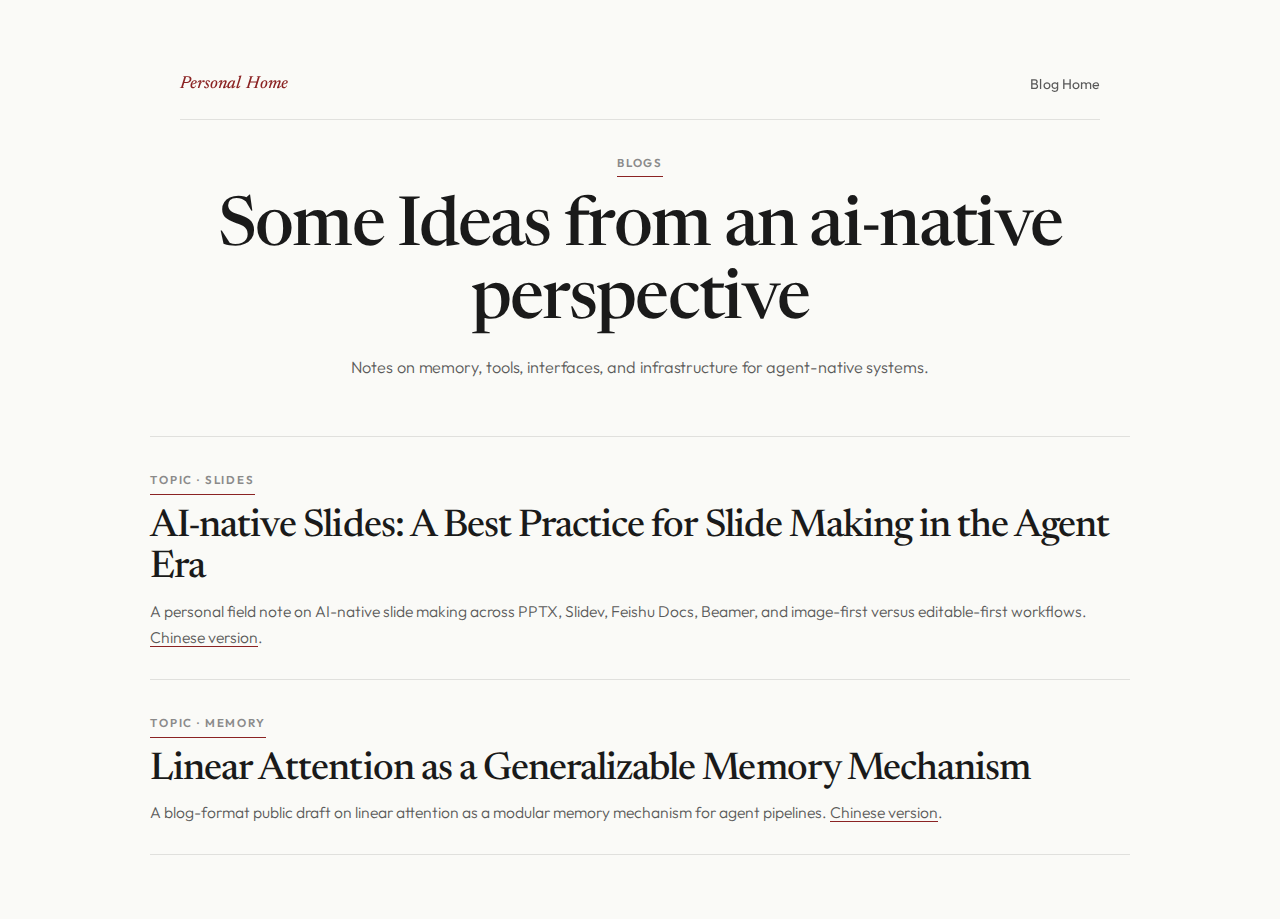
<file: blogs/index.html>
<!DOCTYPE html>
<html lang="en">
<head>
  <meta charset="UTF-8">
  <meta name="viewport" content="width=device-width, initial-scale=1.0">
  <title>Blogs | Chenxin Li</title>
  <meta name="description" content="Some Ideas from an ai-native perspective">
  <link rel="canonical" href="https://chenxinli001.github.io/blogs/">
  <link rel="stylesheet" href="./blogs.css">
</head>
<body>
  <main class="page-shell">
    <section class="hero">
      <div class="hero-nav">
        <a href="../">Personal Home</a>
        <a href="./">Blog Home</a>
      </div>
      <div class="hero-kicker">Blogs</div>
      <h1>Some Ideas from an ai-native perspective</h1>
      <p class="hero-copy">
        Notes on memory, tools, interfaces, and infrastructure for agent-native systems.
      </p>
    </section>

    <section class="blog-list" aria-label="Blog list">
      <article class="blog-entry">
        <div class="blog-entry-label">Topic · Slides</div>
        <h2><a href="./agent-native-slide-workflows/">AI-native Slides: A Best Practice for Slide Making in the Agent Era</a></h2>
        <p class="blog-desc">
          A personal field note on AI-native slide making across PPTX, Slidev, Feishu Docs, Beamer, and image-first versus editable-first workflows. <a href="./agent-native-slide-workflows/zh/">Chinese version</a>.
        </p>
      </article>

      <article class="blog-entry">
        <div class="blog-entry-label">Topic · Memory</div>
        <h2><a href="./linear-attention-memory/">Linear Attention as a Generalizable Memory Mechanism</a></h2>
        <p class="blog-desc">
          A blog-format public draft on linear attention as a modular memory mechanism for agent pipelines. <a href="./linear-attention-memory/zh/">Chinese version</a>.
        </p>
      </article>
    </section>
  </main>
</body>
</html>
</file>
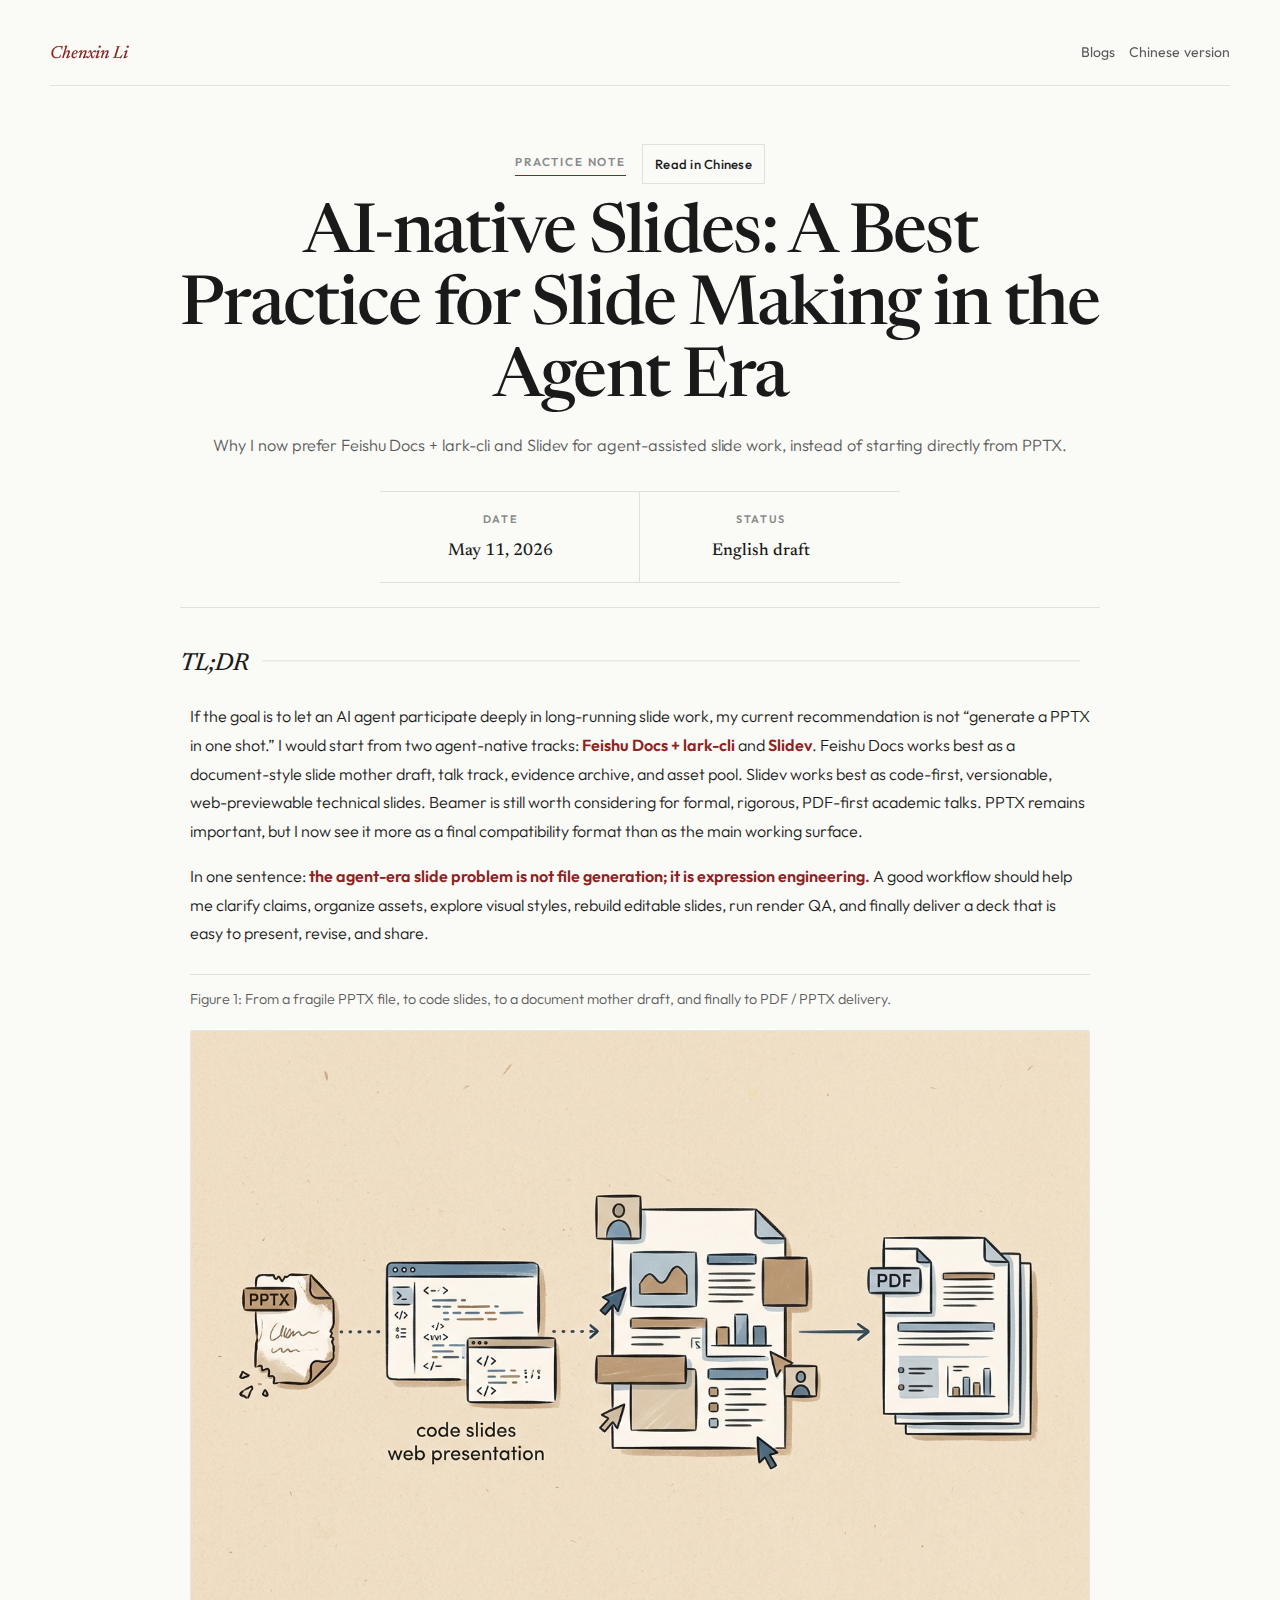
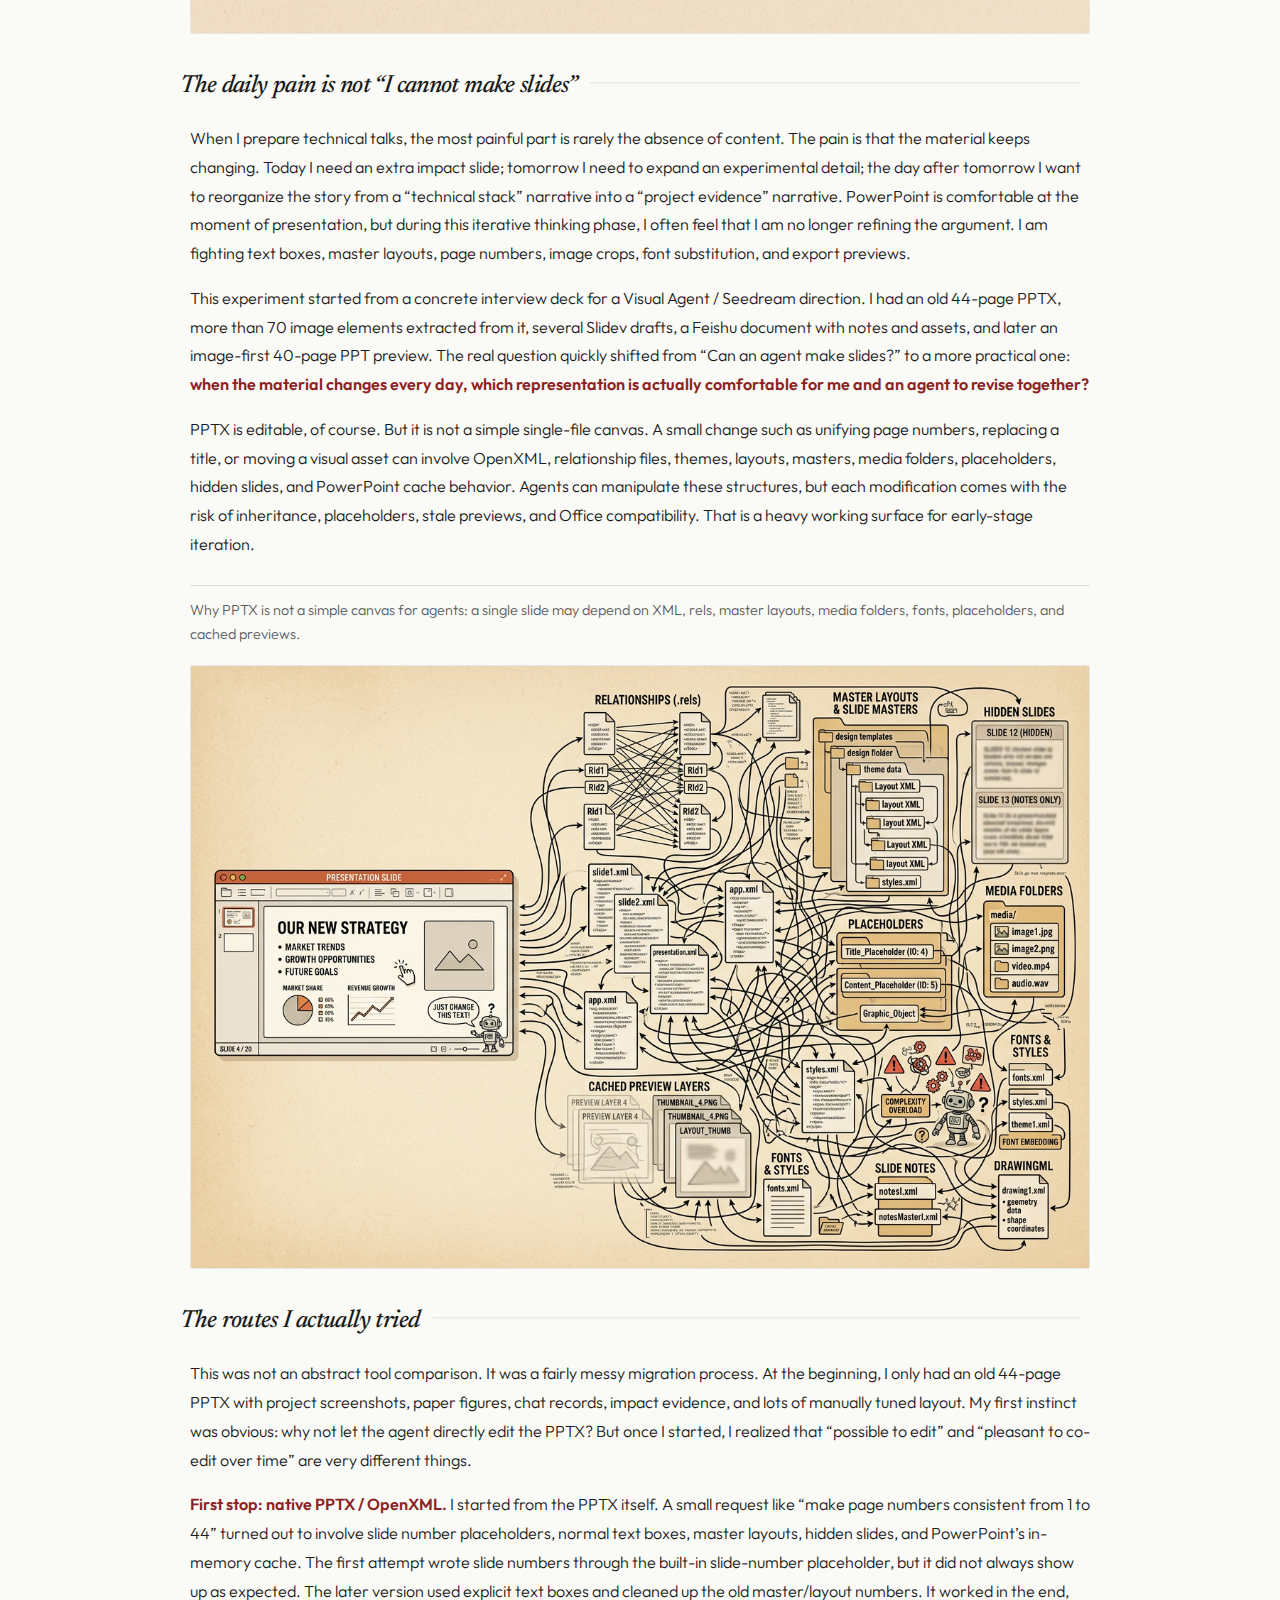
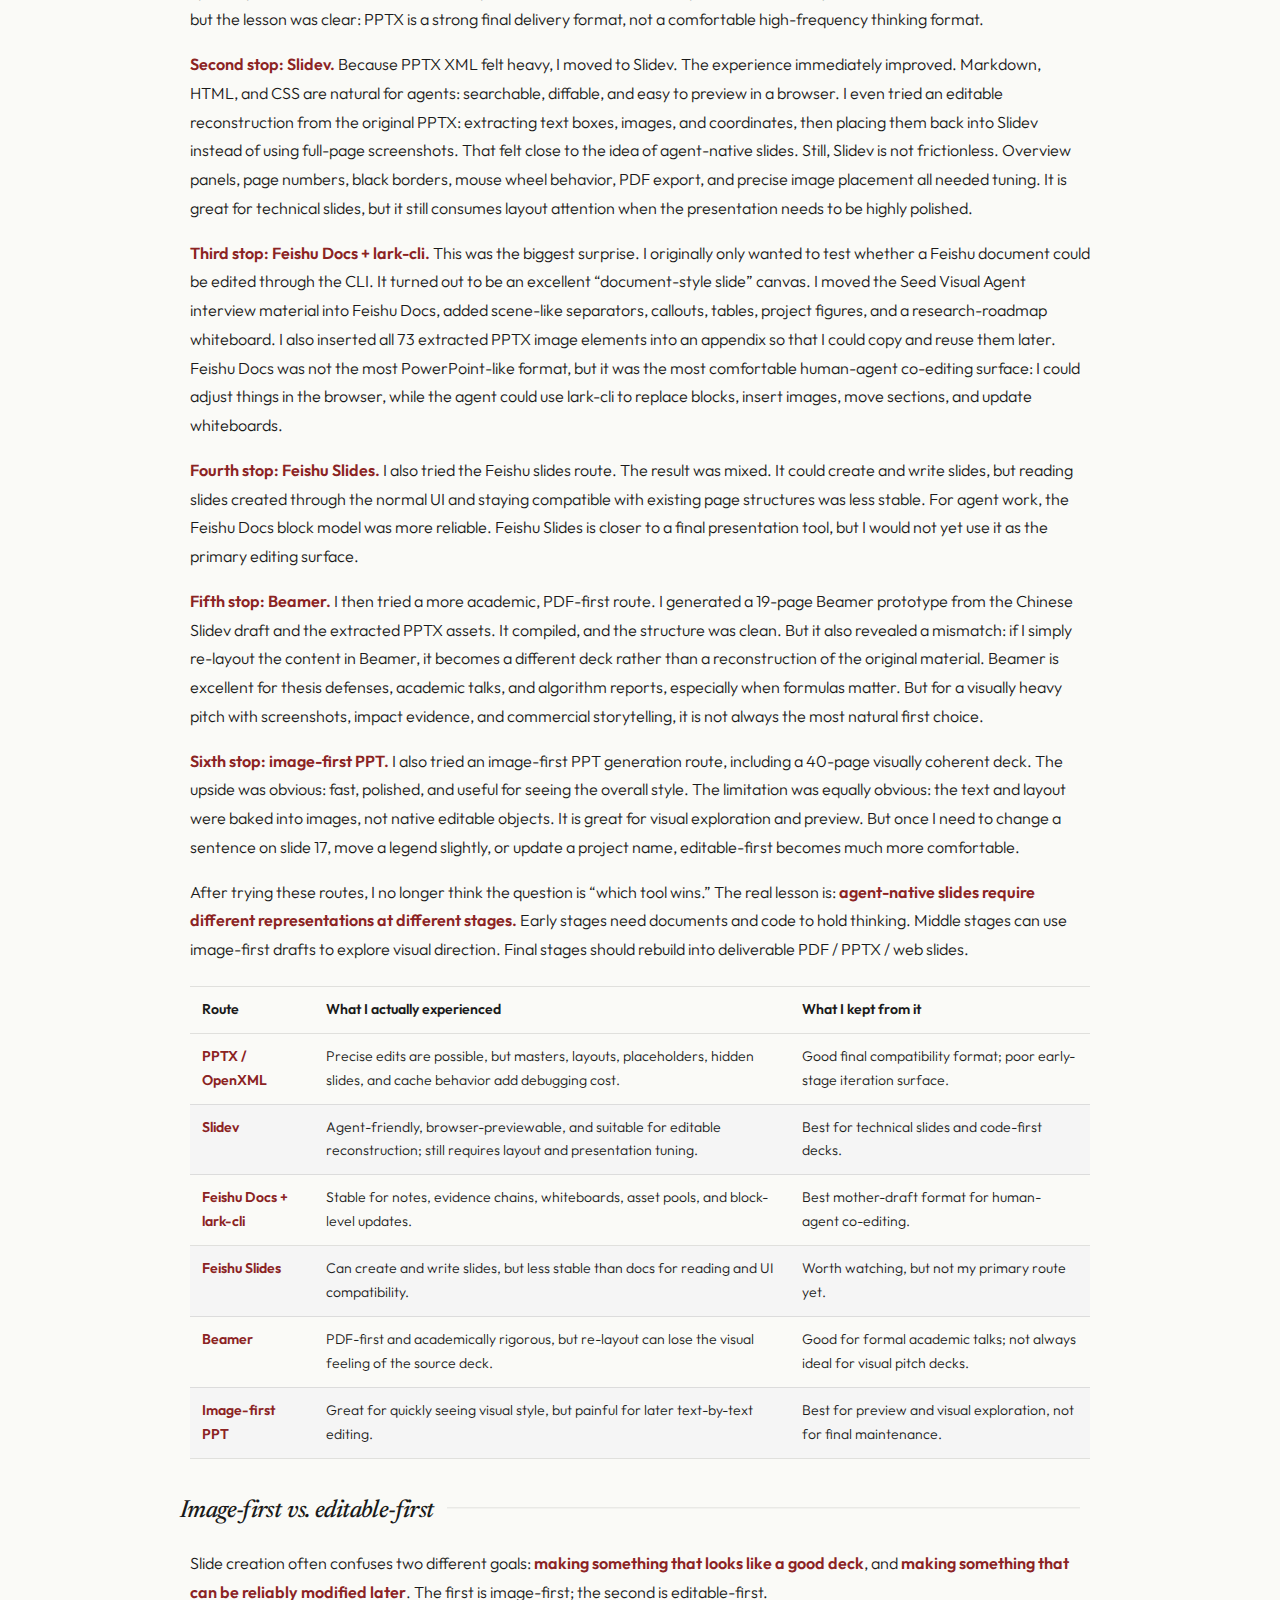
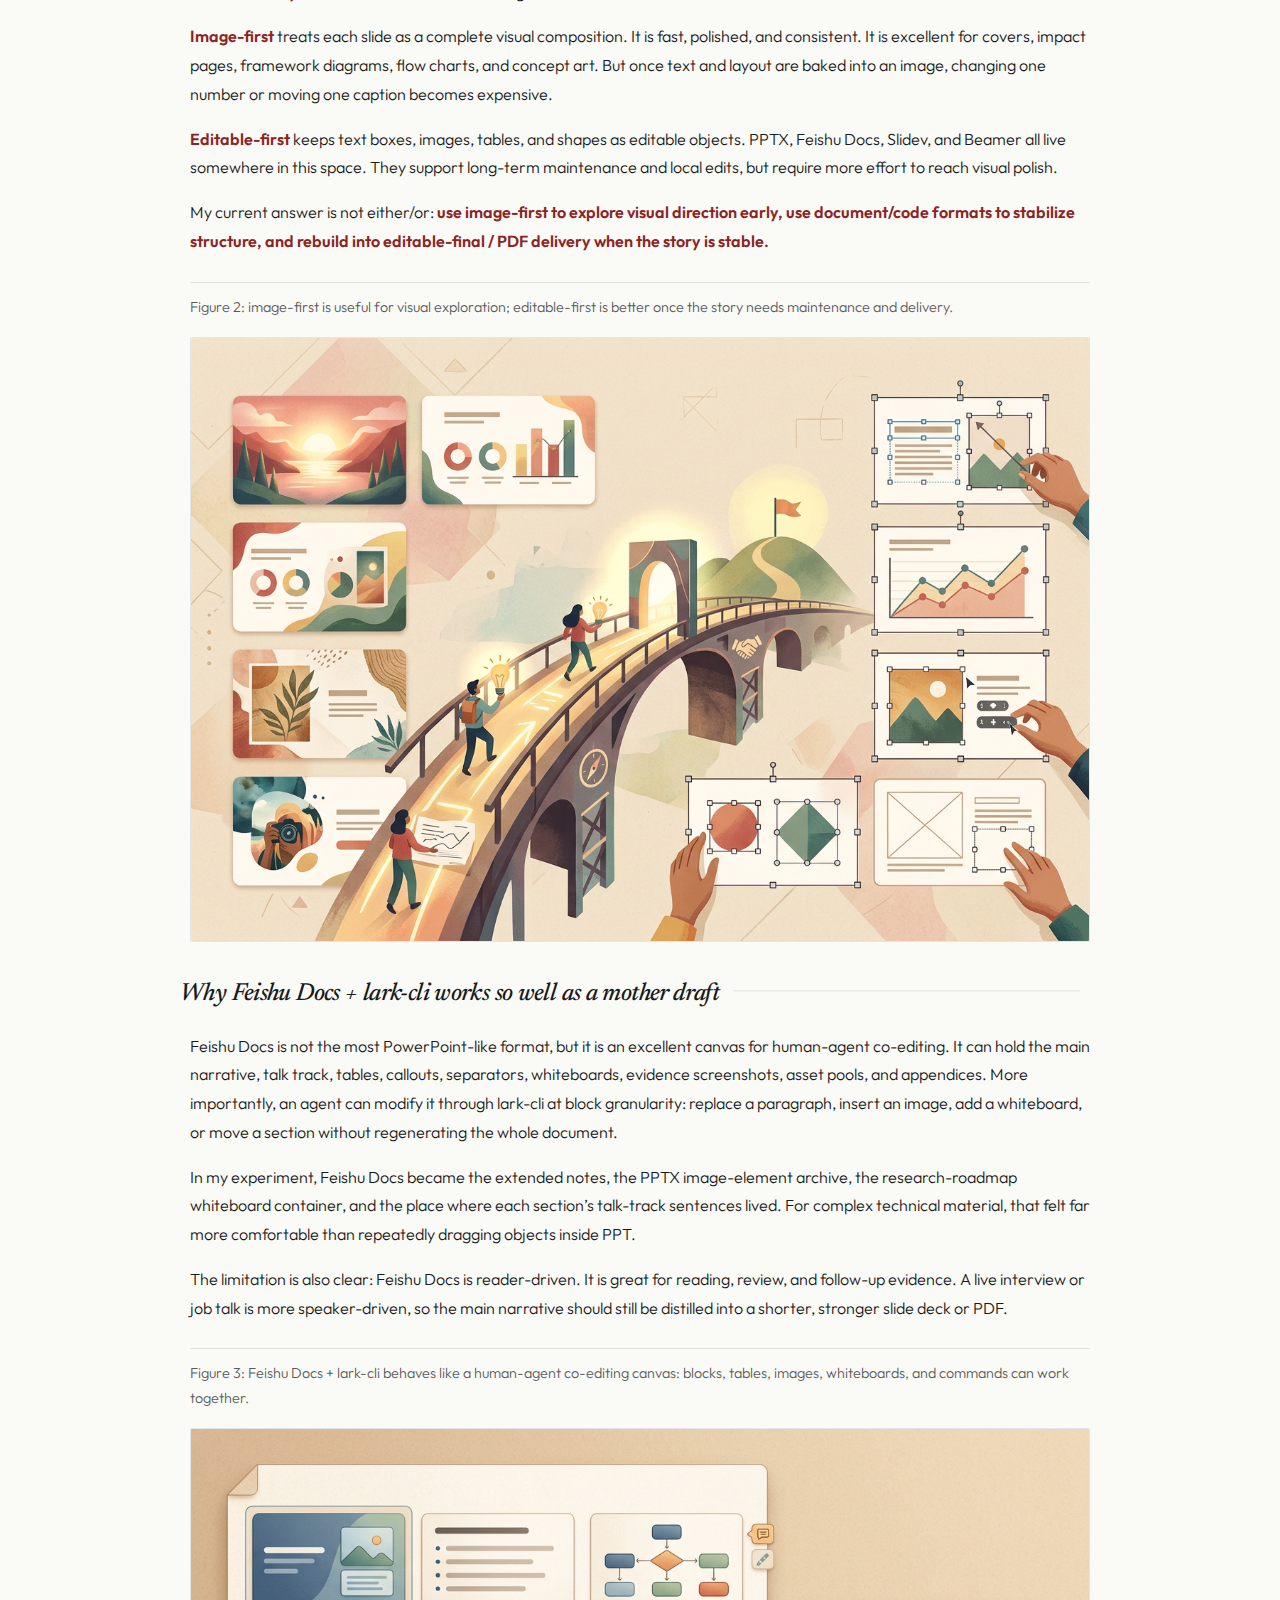
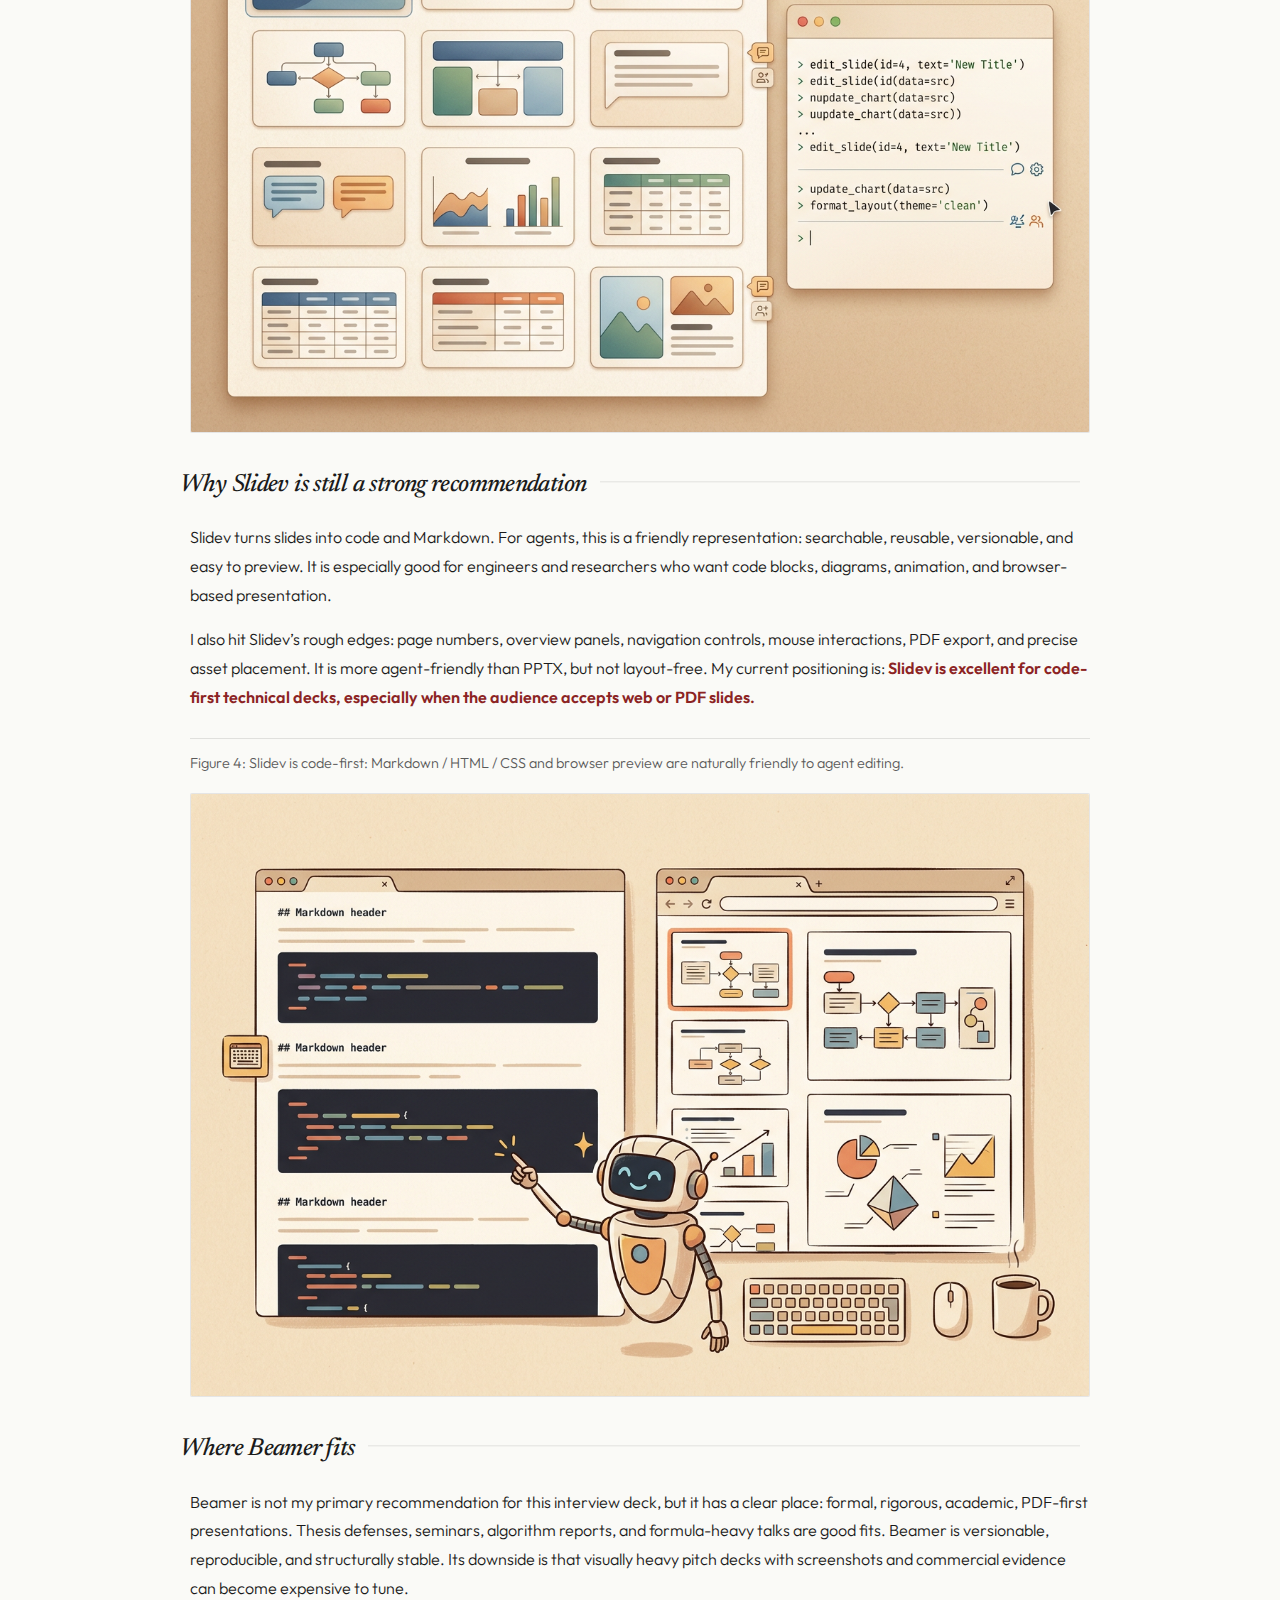
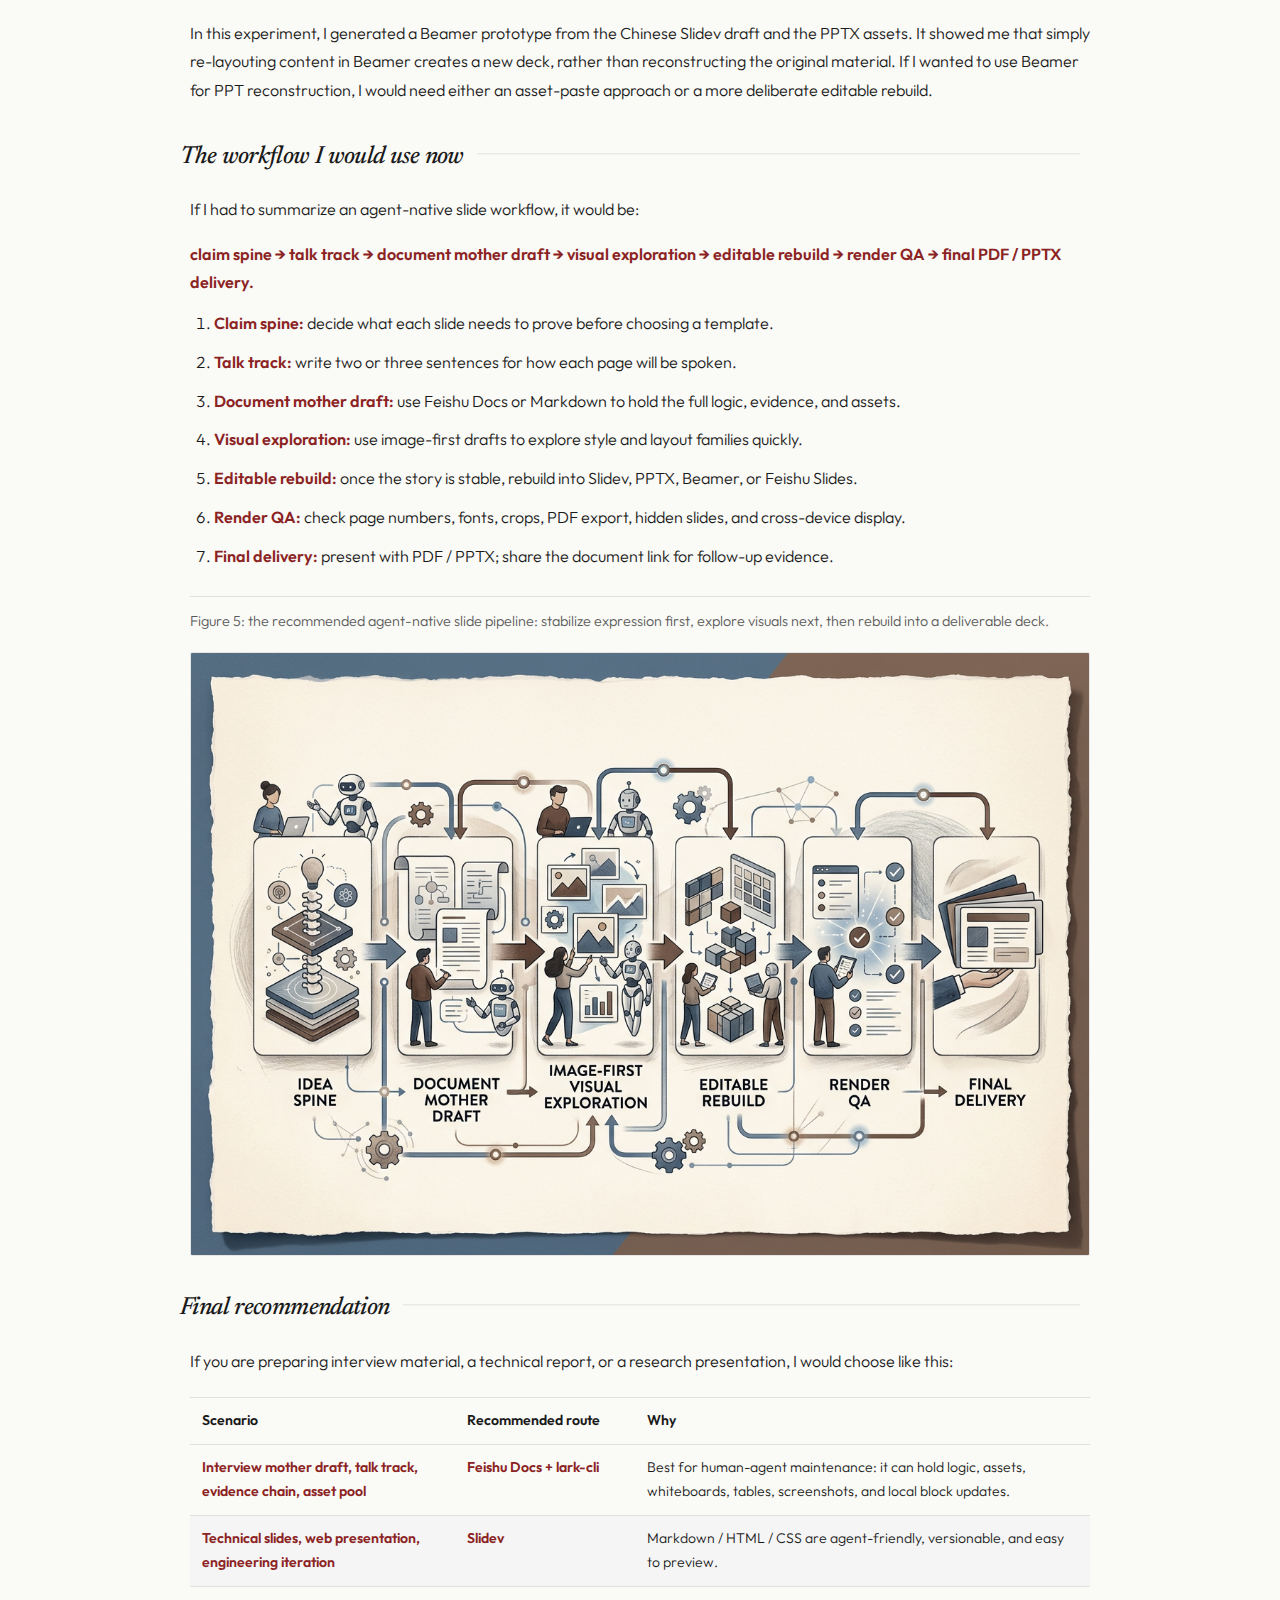
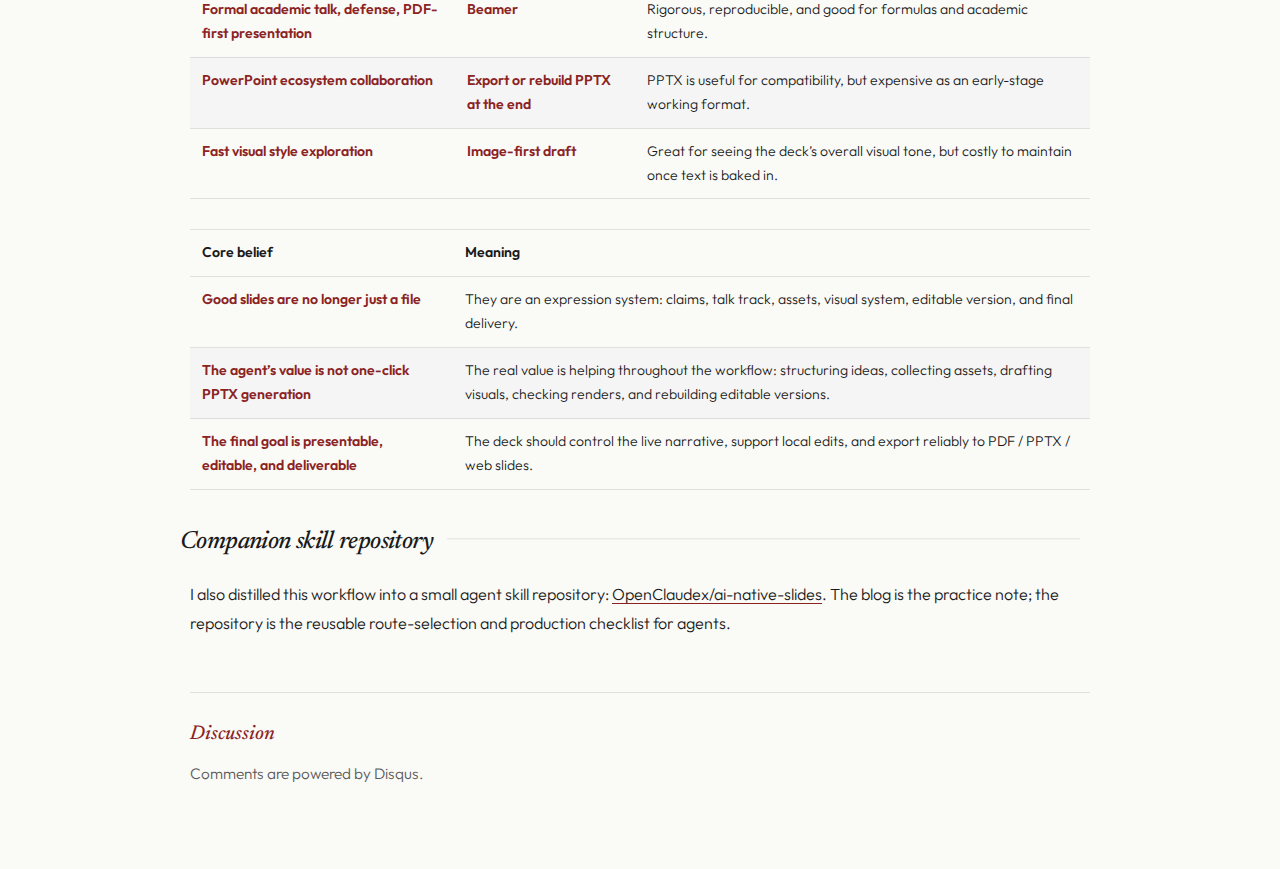
<file: blogs/agent-native-slide-workflows/index.html>
<!DOCTYPE html>
<html lang="en">
<head>
  <meta charset="UTF-8">
  <meta name="viewport" content="width=device-width, initial-scale=1.0">
  <title>AI-native Slides: A Best Practice for Slide Making in the Agent Era | Chenxin Li</title>
  <meta name="description" content="A personal field note on PPTX, Slidev, Feishu Docs, Beamer, and image-first versus editable-first slide workflows in the age of AI agents.">
  <link rel="canonical" href="https://chenxinli001.github.io/blogs/agent-native-slide-workflows/">
  <link rel="alternate" hreflang="en" href="https://chenxinli001.github.io/blogs/agent-native-slide-workflows/">
  <link rel="alternate" hreflang="zh-CN" href="https://chenxinli001.github.io/blogs/agent-native-slide-workflows/zh/">
  <meta name="author" content="Chenxin Li">
  <meta property="og:type" content="article">
  <meta property="og:title" content="AI-native Slides: A Best Practice for Slide Making in the Agent Era">
  <meta property="og:description" content="The best slide workflow in the agent era is not one-click PPT generation, but an iterative expression pipeline across documents, code slides, visual drafts, and final delivery.">
  <meta property="og:url" content="https://chenxinli001.github.io/blogs/agent-native-slide-workflows/">
  <link rel="stylesheet" href="../blogs.css?v=20260511-table-black">
</head>
<body>
  <main class="page-shell article-page">
    <nav class="site-topbar" aria-label="Primary navigation">
      <a class="brand-link" href="../../">Chenxin Li</a>
      <div class="topbar-links"><a href="../">Blogs</a><a href="./zh/">Chinese version</a></div>
    </nav>

    <article class="article-shell">
      <header class="article-hero">
        <div class="eyebrow-row">
          <span class="eyebrow">Practice note</span>
          <a class="language-pill" href="./zh/">Read in Chinese</a>
        </div>
        <h1>AI-native Slides: A Best Practice for Slide Making in the Agent Era</h1>
        <p class="article-subtitle">Why I now prefer Feishu Docs + lark-cli and Slidev for agent-assisted slide work, instead of starting directly from PPTX.</p>
        <div class="meta-grid compact-meta" aria-label="Article metadata">
          <div><span>Date</span><strong>May 11, 2026</strong></div>
          <div><span>Status</span><strong>English draft</strong></div>
        </div>
      </header>

      <section class="article-section">
        <h2>TL;DR</h2>
        <p>If the goal is to let an AI agent participate deeply in long-running slide work, my current recommendation is not “generate a PPTX in one shot.” I would start from two agent-native tracks: <strong>Feishu Docs + lark-cli</strong> and <strong>Slidev</strong>. Feishu Docs works best as a document-style slide mother draft, talk track, evidence archive, and asset pool. Slidev works best as code-first, versionable, web-previewable technical slides. Beamer is still worth considering for formal, rigorous, PDF-first academic talks. PPTX remains important, but I now see it more as a final compatibility format than as the main working surface.</p>
        <p>In one sentence: <strong>the agent-era slide problem is not file generation; it is expression engineering.</strong> A good workflow should help me clarify claims, organize assets, explore visual styles, rebuild editable slides, run render QA, and finally deliver a deck that is easy to present, revise, and share.</p>
        <figure class="visual-figure generated-image-figure">
          <figcaption>Figure 1: From a fragile PPTX file, to code slides, to a document mother draft, and finally to PDF / PPTX delivery.</figcaption>
          <img src="./assets/journey.png" alt="Agent-native slides journey from PPTX to code slides, document draft, and final PDF delivery">
        </figure>
      </section>

      <section class="article-section">
        <h2>The daily pain is not “I cannot make slides”</h2>
        <p>When I prepare technical talks, the most painful part is rarely the absence of content. The pain is that the material keeps changing. Today I need an extra impact slide; tomorrow I need to expand an experimental detail; the day after tomorrow I want to reorganize the story from a “technical stack” narrative into a “project evidence” narrative. PowerPoint is comfortable at the moment of presentation, but during this iterative thinking phase, I often feel that I am no longer refining the argument. I am fighting text boxes, master layouts, page numbers, image crops, font substitution, and export previews.</p>
        <p>This experiment started from a concrete interview deck for a Visual Agent / Seedream direction. I had an old 44-page PPTX, more than 70 image elements extracted from it, several Slidev drafts, a Feishu document with notes and assets, and later an image-first 40-page PPT preview. The real question quickly shifted from “Can an agent make slides?” to a more practical one: <strong>when the material changes every day, which representation is actually comfortable for me and an agent to revise together?</strong></p>
        <p>PPTX is editable, of course. But it is not a simple single-file canvas. A small change such as unifying page numbers, replacing a title, or moving a visual asset can involve OpenXML, relationship files, themes, layouts, masters, media folders, placeholders, hidden slides, and PowerPoint cache behavior. Agents can manipulate these structures, but each modification comes with the risk of inheritance, placeholders, stale previews, and Office compatibility. That is a heavy working surface for early-stage iteration.</p>
        <figure class="visual-figure generated-image-figure">
          <figcaption>Why PPTX is not a simple canvas for agents: a single slide may depend on XML, rels, master layouts, media folders, fonts, placeholders, and cached previews.</figcaption>
          <img src="./assets/pptx-hard-to-edit.png" alt="PPTX editing complexity with XML relationships, master layouts, media folders, placeholders, and cached preview layers">
        </figure>
      </section>

      <section class="article-section">
        <h2>The routes I actually tried</h2>
        <p>This was not an abstract tool comparison. It was a fairly messy migration process. At the beginning, I only had an old 44-page PPTX with project screenshots, paper figures, chat records, impact evidence, and lots of manually tuned layout. My first instinct was obvious: why not let the agent directly edit the PPTX? But once I started, I realized that “possible to edit” and “pleasant to co-edit over time” are very different things.</p>
        <p><strong>First stop: native PPTX / OpenXML.</strong> I started from the PPTX itself. A small request like “make page numbers consistent from 1 to 44” turned out to involve slide number placeholders, normal text boxes, master layouts, hidden slides, and PowerPoint’s in-memory cache. The first attempt wrote slide numbers through the built-in slide-number placeholder, but it did not always show up as expected. The later version used explicit text boxes and cleaned up the old master/layout numbers. It worked in the end, but the lesson was clear: PPTX is a strong final delivery format, not a comfortable high-frequency thinking format.</p>
        <p><strong>Second stop: Slidev.</strong> Because PPTX XML felt heavy, I moved to Slidev. The experience immediately improved. Markdown, HTML, and CSS are natural for agents: searchable, diffable, and easy to preview in a browser. I even tried an editable reconstruction from the original PPTX: extracting text boxes, images, and coordinates, then placing them back into Slidev instead of using full-page screenshots. That felt close to the idea of agent-native slides. Still, Slidev is not frictionless. Overview panels, page numbers, black borders, mouse wheel behavior, PDF export, and precise image placement all needed tuning. It is great for technical slides, but it still consumes layout attention when the presentation needs to be highly polished.</p>
        <p><strong>Third stop: Feishu Docs + lark-cli.</strong> This was the biggest surprise. I originally only wanted to test whether a Feishu document could be edited through the CLI. It turned out to be an excellent “document-style slide” canvas. I moved the Seed Visual Agent interview material into Feishu Docs, added scene-like separators, callouts, tables, project figures, and a research-roadmap whiteboard. I also inserted all 73 extracted PPTX image elements into an appendix so that I could copy and reuse them later. Feishu Docs was not the most PowerPoint-like format, but it was the most comfortable human-agent co-editing surface: I could adjust things in the browser, while the agent could use lark-cli to replace blocks, insert images, move sections, and update whiteboards.</p>
        <p><strong>Fourth stop: Feishu Slides.</strong> I also tried the Feishu slides route. The result was mixed. It could create and write slides, but reading slides created through the normal UI and staying compatible with existing page structures was less stable. For agent work, the Feishu Docs block model was more reliable. Feishu Slides is closer to a final presentation tool, but I would not yet use it as the primary editing surface.</p>
        <p><strong>Fifth stop: Beamer.</strong> I then tried a more academic, PDF-first route. I generated a 19-page Beamer prototype from the Chinese Slidev draft and the extracted PPTX assets. It compiled, and the structure was clean. But it also revealed a mismatch: if I simply re-layout the content in Beamer, it becomes a different deck rather than a reconstruction of the original material. Beamer is excellent for thesis defenses, academic talks, and algorithm reports, especially when formulas matter. But for a visually heavy pitch with screenshots, impact evidence, and commercial storytelling, it is not always the most natural first choice.</p>
        <p><strong>Sixth stop: image-first PPT.</strong> I also tried an image-first PPT generation route, including a 40-page visually coherent deck. The upside was obvious: fast, polished, and useful for seeing the overall style. The limitation was equally obvious: the text and layout were baked into images, not native editable objects. It is great for visual exploration and preview. But once I need to change a sentence on slide 17, move a legend slightly, or update a project name, editable-first becomes much more comfortable.</p>
        <p>After trying these routes, I no longer think the question is “which tool wins.” The real lesson is: <strong>agent-native slides require different representations at different stages.</strong> Early stages need documents and code to hold thinking. Middle stages can use image-first drafts to explore visual direction. Final stages should rebuild into deliverable PDF / PPTX / web slides.</p>
        <table>
          <thead><tr><th>Route</th><th>What I actually experienced</th><th>What I kept from it</th></tr></thead>
          <tbody>
            <tr><td><strong>PPTX / OpenXML</strong></td><td>Precise edits are possible, but masters, layouts, placeholders, hidden slides, and cache behavior add debugging cost.</td><td>Good final compatibility format; poor early-stage iteration surface.</td></tr>
            <tr><td><strong>Slidev</strong></td><td>Agent-friendly, browser-previewable, and suitable for editable reconstruction; still requires layout and presentation tuning.</td><td>Best for technical slides and code-first decks.</td></tr>
            <tr><td><strong>Feishu Docs + lark-cli</strong></td><td>Stable for notes, evidence chains, whiteboards, asset pools, and block-level updates.</td><td>Best mother-draft format for human-agent co-editing.</td></tr>
            <tr><td><strong>Feishu Slides</strong></td><td>Can create and write slides, but less stable than docs for reading and UI compatibility.</td><td>Worth watching, but not my primary route yet.</td></tr>
            <tr><td><strong>Beamer</strong></td><td>PDF-first and academically rigorous, but re-layout can lose the visual feeling of the source deck.</td><td>Good for formal academic talks; not always ideal for visual pitch decks.</td></tr>
            <tr><td><strong>Image-first PPT</strong></td><td>Great for quickly seeing visual style, but painful for later text-by-text editing.</td><td>Best for preview and visual exploration, not for final maintenance.</td></tr>
          </tbody>
        </table>
      </section>

      <section class="article-section">
        <h2>Image-first vs. editable-first</h2>
        <p>Slide creation often confuses two different goals: <strong>making something that looks like a good deck</strong>, and <strong>making something that can be reliably modified later</strong>. The first is image-first; the second is editable-first.</p>
        <p><strong>Image-first</strong> treats each slide as a complete visual composition. It is fast, polished, and consistent. It is excellent for covers, impact pages, framework diagrams, flow charts, and concept art. But once text and layout are baked into an image, changing one number or moving one caption becomes expensive.</p>
        <p><strong>Editable-first</strong> keeps text boxes, images, tables, and shapes as editable objects. PPTX, Feishu Docs, Slidev, and Beamer all live somewhere in this space. They support long-term maintenance and local edits, but require more effort to reach visual polish.</p>
        <p>My current answer is not either/or: <strong>use image-first to explore visual direction early, use document/code formats to stabilize structure, and rebuild into editable-final / PDF delivery when the story is stable.</strong></p>
        <figure class="visual-figure generated-image-figure">
          <figcaption>Figure 2: image-first is useful for visual exploration; editable-first is better once the story needs maintenance and delivery.</figcaption>
          <img src="./assets/image-vs-editable.png" alt="Image-first and editable-first slide creation comparison">
        </figure>
      </section>

      <section class="article-section">
        <h2>Why Feishu Docs + lark-cli works so well as a mother draft</h2>
        <p>Feishu Docs is not the most PowerPoint-like format, but it is an excellent canvas for human-agent co-editing. It can hold the main narrative, talk track, tables, callouts, separators, whiteboards, evidence screenshots, asset pools, and appendices. More importantly, an agent can modify it through lark-cli at block granularity: replace a paragraph, insert an image, add a whiteboard, or move a section without regenerating the whole document.</p>
        <p>In my experiment, Feishu Docs became the extended notes, the PPTX image-element archive, the research-roadmap whiteboard container, and the place where each section’s talk-track sentences lived. For complex technical material, that felt far more comfortable than repeatedly dragging objects inside PPT.</p>
        <p>The limitation is also clear: Feishu Docs is reader-driven. It is great for reading, review, and follow-up evidence. A live interview or job talk is more speaker-driven, so the main narrative should still be distilled into a shorter, stronger slide deck or PDF.</p>
        <figure class="visual-figure generated-image-figure">
          <figcaption>Figure 3: Feishu Docs + lark-cli behaves like a human-agent co-editing canvas: blocks, tables, images, whiteboards, and commands can work together.</figcaption>
          <img src="./assets/feishu-lark-cli.png" alt="Feishu document and lark-cli co-editing canvas illustration">
        </figure>
      </section>

      <section class="article-section">
        <h2>Why Slidev is still a strong recommendation</h2>
        <p>Slidev turns slides into code and Markdown. For agents, this is a friendly representation: searchable, reusable, versionable, and easy to preview. It is especially good for engineers and researchers who want code blocks, diagrams, animation, and browser-based presentation.</p>
        <p>I also hit Slidev’s rough edges: page numbers, overview panels, navigation controls, mouse interactions, PDF export, and precise asset placement. It is more agent-friendly than PPTX, but not layout-free. My current positioning is: <strong>Slidev is excellent for code-first technical decks, especially when the audience accepts web or PDF slides.</strong></p>
        <figure class="visual-figure generated-image-figure">
          <figcaption>Figure 4: Slidev is code-first: Markdown / HTML / CSS and browser preview are naturally friendly to agent editing.</figcaption>
          <img src="./assets/slidev.png" alt="Slidev code-first web slides illustration">
        </figure>
      </section>

      <section class="article-section">
        <h2>Where Beamer fits</h2>
        <p>Beamer is not my primary recommendation for this interview deck, but it has a clear place: formal, rigorous, academic, PDF-first presentations. Thesis defenses, seminars, algorithm reports, and formula-heavy talks are good fits. Beamer is versionable, reproducible, and structurally stable. Its downside is that visually heavy pitch decks with screenshots and commercial evidence can become expensive to tune.</p>
        <p>In this experiment, I generated a Beamer prototype from the Chinese Slidev draft and the PPTX assets. It showed me that simply re-layouting content in Beamer creates a new deck, rather than reconstructing the original material. If I wanted to use Beamer for PPT reconstruction, I would need either an asset-paste approach or a more deliberate editable rebuild.</p>
      </section>

      <section class="article-section">
        <h2>The workflow I would use now</h2>
        <p>If I had to summarize an agent-native slide workflow, it would be:</p>
        <p><strong>claim spine → talk track → document mother draft → visual exploration → editable rebuild → render QA → final PDF / PPTX delivery.</strong></p>
        <ol>
          <li><strong>Claim spine:</strong> decide what each slide needs to prove before choosing a template.</li>
          <li><strong>Talk track:</strong> write two or three sentences for how each page will be spoken.</li>
          <li><strong>Document mother draft:</strong> use Feishu Docs or Markdown to hold the full logic, evidence, and assets.</li>
          <li><strong>Visual exploration:</strong> use image-first drafts to explore style and layout families quickly.</li>
          <li><strong>Editable rebuild:</strong> once the story is stable, rebuild into Slidev, PPTX, Beamer, or Feishu Slides.</li>
          <li><strong>Render QA:</strong> check page numbers, fonts, crops, PDF export, hidden slides, and cross-device display.</li>
          <li><strong>Final delivery:</strong> present with PDF / PPTX; share the document link for follow-up evidence.</li>
        </ol>
        <figure class="visual-figure generated-image-figure">
          <figcaption>Figure 5: the recommended agent-native slide pipeline: stabilize expression first, explore visuals next, then rebuild into a deliverable deck.</figcaption>
          <img src="./assets/workflow.png" alt="Recommended agent-native slide workflow pipeline">
        </figure>
      </section>

      <section class="article-section">
        <h2>Final recommendation</h2>
        <p>If you are preparing interview material, a technical report, or a research presentation, I would choose like this:</p>
        <table>
          <thead><tr><th>Scenario</th><th>Recommended route</th><th>Why</th></tr></thead>
          <tbody>
            <tr><td>Interview mother draft, talk track, evidence chain, asset pool</td><td><strong>Feishu Docs + lark-cli</strong></td><td>Best for human-agent maintenance: it can hold logic, assets, whiteboards, tables, screenshots, and local block updates.</td></tr>
            <tr><td>Technical slides, web presentation, engineering iteration</td><td><strong>Slidev</strong></td><td>Markdown / HTML / CSS are agent-friendly, versionable, and easy to preview.</td></tr>
            <tr><td>Formal academic talk, defense, PDF-first presentation</td><td><strong>Beamer</strong></td><td>Rigorous, reproducible, and good for formulas and academic structure.</td></tr>
            <tr><td>PowerPoint ecosystem collaboration</td><td><strong>Export or rebuild PPTX at the end</strong></td><td>PPTX is useful for compatibility, but expensive as an early-stage working format.</td></tr>
            <tr><td>Fast visual style exploration</td><td><strong>Image-first draft</strong></td><td>Great for seeing the deck’s overall visual tone, but costly to maintain once text is baked in.</td></tr>
          </tbody>
        </table>
        <table>
          <thead><tr><th>Core belief</th><th>Meaning</th></tr></thead>
          <tbody>
            <tr><td><strong>Good slides are no longer just a file</strong></td><td>They are an expression system: claims, talk track, assets, visual system, editable version, and final delivery.</td></tr>
            <tr><td><strong>The agent’s value is not one-click PPTX generation</strong></td><td>The real value is helping throughout the workflow: structuring ideas, collecting assets, drafting visuals, checking renders, and rebuilding editable versions.</td></tr>
            <tr><td><strong>The final goal is presentable, editable, and deliverable</strong></td><td>The deck should control the live narrative, support local edits, and export reliably to PDF / PPTX / web slides.</td></tr>
          </tbody>
        </table>
      </section>

      <section class="article-section">
        <h2>Companion skill repository</h2>
        <p>I also distilled this workflow into a small agent skill repository: <a href="https://github.com/OpenClaudex/ai-native-slides">OpenClaudex/ai-native-slides</a>. The blog is the practice note; the repository is the reusable route-selection and production checklist for agents.</p>
      </section>
    </article>

    <section class="discussion-shell" aria-label="Comments">
      <h2>Discussion</h2>
      <p class="discussion-note">Comments are powered by Disqus.</p>
      <div
        id="disqus_thread"
        data-page-title="AI-native Slides: A Best Practice for Slide Making in the Agent Era"
        data-page-identifier="blogs/agent-native-slide-workflows"
        data-page-url="https://chenxinli001.github.io/blogs/agent-native-slide-workflows/"
      ></div>
    </section>
  </main>
  <script src="../disqus-config.js"></script>
  <script src="../disqus-loader.js"></script>
</body>
</html>
</file>
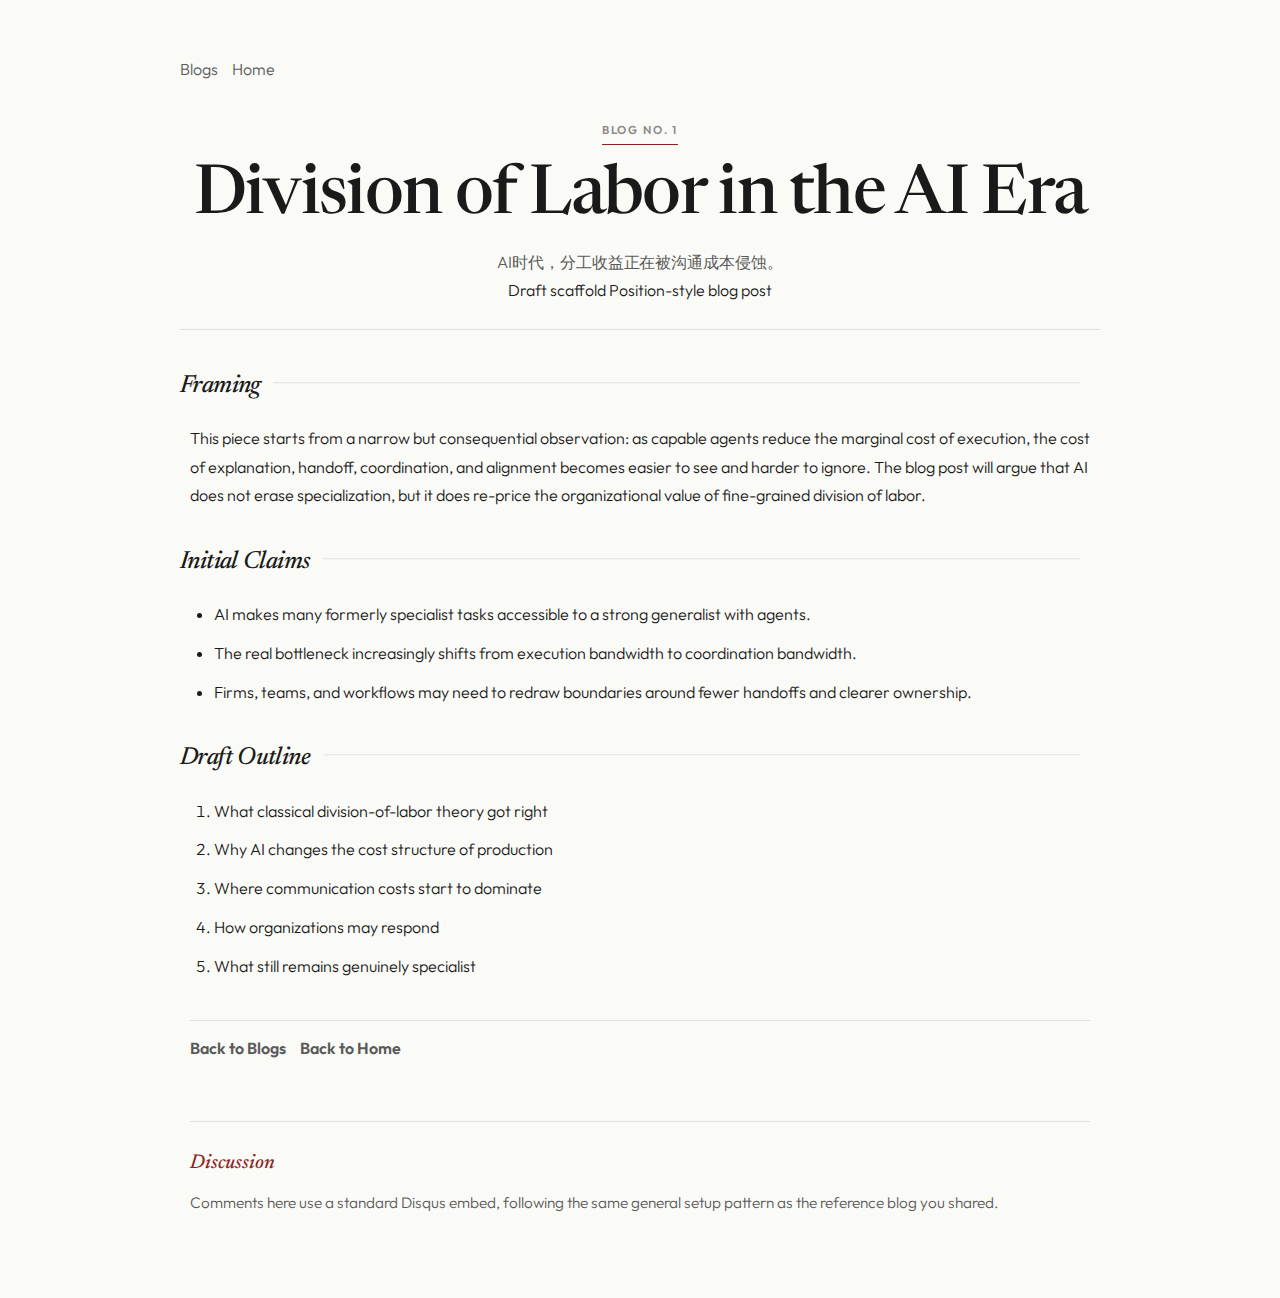
<file: blogs/division-of-labor/index.html>
<!DOCTYPE html>
<html lang="en">
<head>
  <meta charset="UTF-8">
  <meta name="viewport" content="width=device-width, initial-scale=1.0">
  <title>Division of Labor in the AI Era | Chenxin Li</title>
  <meta name="description" content="A draft blog post on how AI changes the balance between specialization gains and communication costs.">
  <link rel="stylesheet" href="../blogs.css">
</head>
<body>
  <main class="page-shell">
    <article class="article-shell">
      <div class="article-nav">
        <a href="../">Blogs</a>
        <a href="../../">Home</a>
      </div>

      <header class="article-header">
        <div class="article-kicker">Blog No. 1</div>
        <h1>Division of Labor in the AI Era</h1>
        <p class="article-subtitle">AI时代，分工收益正在被沟通成本侵蚀。</p>
        <div class="article-meta">
          <span>Draft scaffold</span>
          <span>Position-style blog post</span>
        </div>
      </header>

      <section class="article-section">
        <h2>Framing</h2>
        <p>
          This piece starts from a narrow but consequential observation: as capable agents reduce the
          marginal cost of execution, the cost of explanation, handoff, coordination, and alignment
          becomes easier to see and harder to ignore. The blog post will argue that AI does not erase
          specialization, but it does re-price the organizational value of fine-grained division of labor.
        </p>
      </section>

      <section class="article-section">
        <h2>Initial Claims</h2>
        <ul>
          <li>AI makes many formerly specialist tasks accessible to a strong generalist with agents.</li>
          <li>The real bottleneck increasingly shifts from execution bandwidth to coordination bandwidth.</li>
          <li>Firms, teams, and workflows may need to redraw boundaries around fewer handoffs and clearer ownership.</li>
        </ul>
      </section>

      <section class="article-section">
        <h2>Draft Outline</h2>
        <ol>
          <li>What classical division-of-labor theory got right</li>
          <li>Why AI changes the cost structure of production</li>
          <li>Where communication costs start to dominate</li>
          <li>How organizations may respond</li>
          <li>What still remains genuinely specialist</li>
        </ol>
      </section>

      <div class="back-row">
        <a href="../">Back to Blogs</a>
        <a href="../../">Back to Home</a>
      </div>
    </article>

    <section class="discussion-shell">
      <h2>Discussion</h2>
      <p class="discussion-note">
        Comments here use a standard Disqus embed, following the same general setup pattern as the
        reference blog you shared.
      </p>
      <div
        id="disqus_thread"
        data-page-title="Division of Labor in the AI Era"
        data-page-identifier="blogs/division-of-labor"
        data-page-url="https://chenxinli001.github.io/blogs/division-of-labor/"
      ></div>
      <noscript>
        Please enable JavaScript to view the comments powered by Disqus.
      </noscript>
    </section>
  </main>

  <script src="../disqus-config.js"></script>
  <script src="../disqus-loader.js"></script>
</body>
</html>
</file>
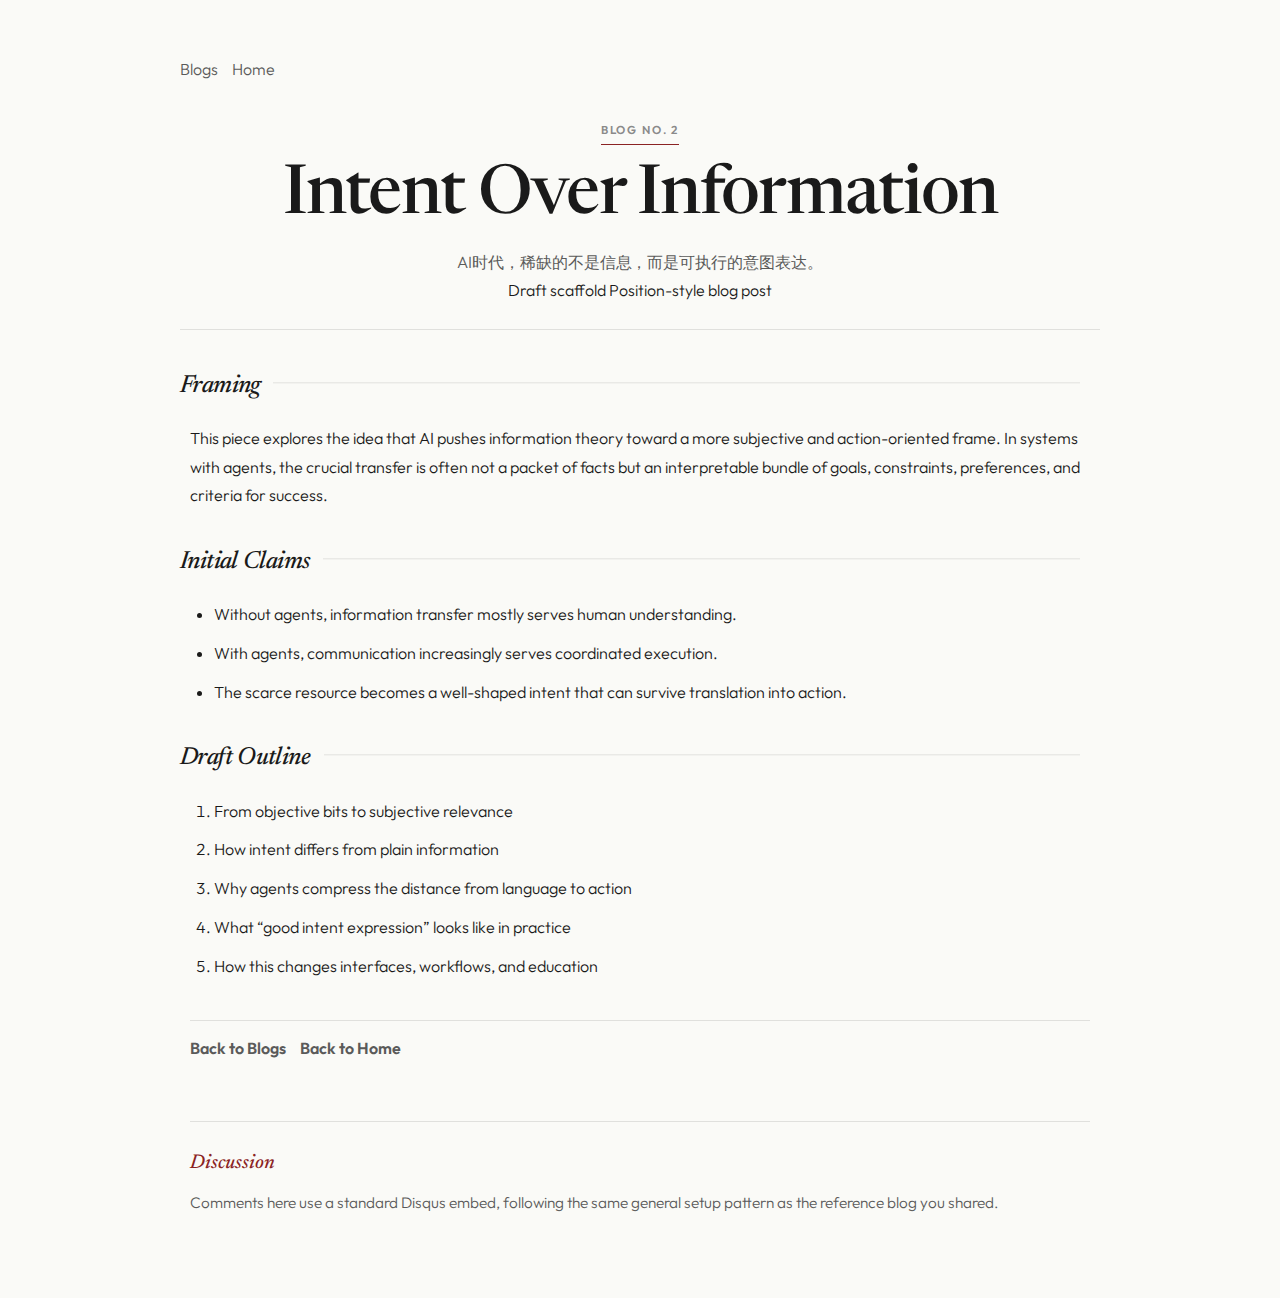
<file: blogs/intent-information/index.html>
<!DOCTYPE html>
<html lang="en">
<head>
  <meta charset="UTF-8">
  <meta name="viewport" content="width=device-width, initial-scale=1.0">
  <title>Intent Over Information | Chenxin Li</title>
  <meta name="description" content="A draft blog post on why AI systems make executable intent more valuable than raw information transfer.">
  <link rel="stylesheet" href="../blogs.css?v=20260512-phoneclaw">
</head>
<body>
  <main class="page-shell">
    <article class="article-shell">
      <div class="article-nav">
        <a href="../">Blogs</a>
        <a href="../../">Home</a>
      </div>

      <header class="article-header">
        <div class="article-kicker">Blog No. 2</div>
        <h1>Intent Over Information</h1>
        <p class="article-subtitle">AI时代，稀缺的不是信息，而是可执行的意图表达。</p>
        <div class="article-meta">
          <span>Draft scaffold</span>
          <span>Position-style blog post</span>
        </div>
      </header>

      <section class="article-section">
        <h2>Framing</h2>
        <p>
          This piece explores the idea that AI pushes information theory toward a more subjective and
          action-oriented frame. In systems with agents, the crucial transfer is often not a packet of
          facts but an interpretable bundle of goals, constraints, preferences, and criteria for success.
        </p>
      </section>

      <section class="article-section">
        <h2>Initial Claims</h2>
        <ul>
          <li>Without agents, information transfer mostly serves human understanding.</li>
          <li>With agents, communication increasingly serves coordinated execution.</li>
          <li>The scarce resource becomes a well-shaped intent that can survive translation into action.</li>
        </ul>
      </section>

      <section class="article-section">
        <h2>Draft Outline</h2>
        <ol>
          <li>From objective bits to subjective relevance</li>
          <li>How intent differs from plain information</li>
          <li>Why agents compress the distance from language to action</li>
          <li>What “good intent expression” looks like in practice</li>
          <li>How this changes interfaces, workflows, and education</li>
        </ol>
      </section>

      <div class="back-row">
        <a href="../">Back to Blogs</a>
        <a href="../../">Back to Home</a>
      </div>
    </article>

    <section class="discussion-shell">
      <h2>Discussion</h2>
      <p class="discussion-note">
        Comments here use a standard Disqus embed, following the same general setup pattern as the
        reference blog you shared.
      </p>
      <div
        id="disqus_thread"
        data-page-title="Intent Over Information"
        data-page-identifier="blogs/intent-information"
        data-page-url="https://chenxinli001.github.io/blogs/intent-information/"
      ></div>
      <noscript>
        Please enable JavaScript to view the comments powered by Disqus.
      </noscript>
    </section>
  </main>

  <script src="../disqus-config.js"></script>
  <script src="../disqus-loader.js"></script>
</body>
</html>
</file>
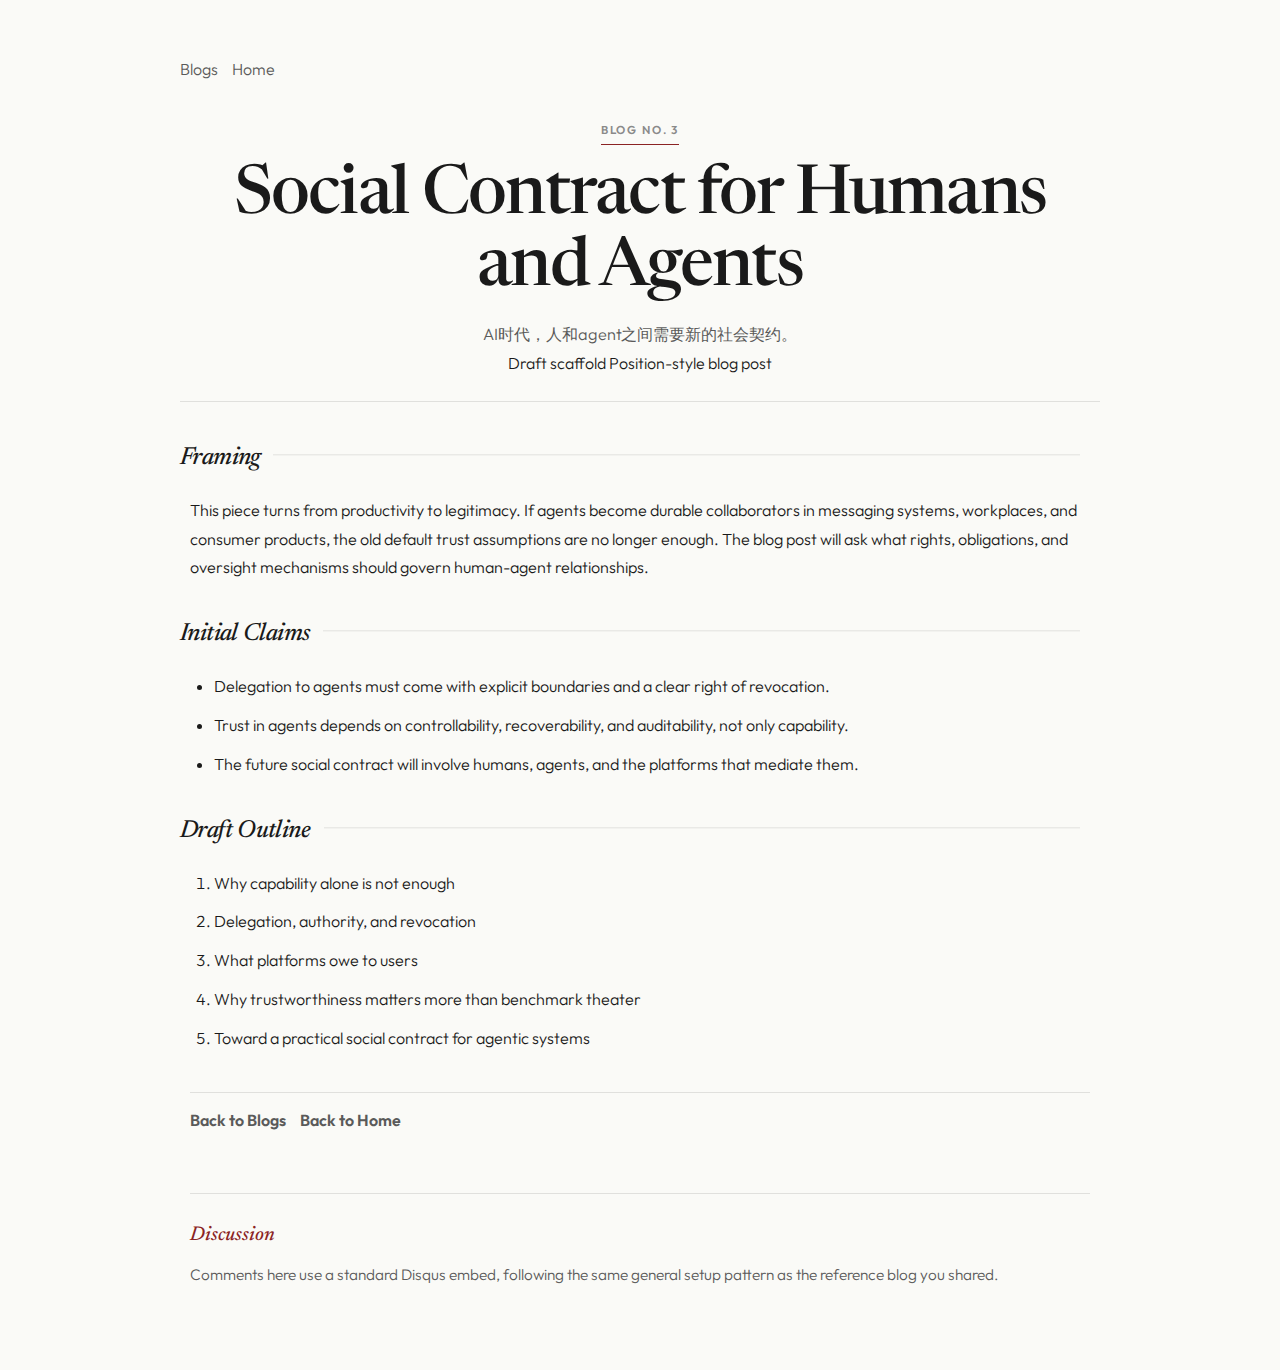
<file: blogs/social-contract/index.html>
<!DOCTYPE html>
<html lang="en">
<head>
  <meta charset="UTF-8">
  <meta name="viewport" content="width=device-width, initial-scale=1.0">
  <title>Social Contract for Humans and Agents | Chenxin Li</title>
  <meta name="description" content="A draft blog post on trust, delegation, revocation, and governance in human-agent collaboration.">
  <link rel="stylesheet" href="../blogs.css?v=20260512-phoneclaw">
</head>
<body>
  <main class="page-shell">
    <article class="article-shell">
      <div class="article-nav">
        <a href="../">Blogs</a>
        <a href="../../">Home</a>
      </div>

      <header class="article-header">
        <div class="article-kicker">Blog No. 3</div>
        <h1>Social Contract for Humans and Agents</h1>
        <p class="article-subtitle">AI时代，人和agent之间需要新的社会契约。</p>
        <div class="article-meta">
          <span>Draft scaffold</span>
          <span>Position-style blog post</span>
        </div>
      </header>

      <section class="article-section">
        <h2>Framing</h2>
        <p>
          This piece turns from productivity to legitimacy. If agents become durable collaborators in
          messaging systems, workplaces, and consumer products, the old default trust assumptions are
          no longer enough. The blog post will ask what rights, obligations, and oversight mechanisms should
          govern human-agent relationships.
        </p>
      </section>

      <section class="article-section">
        <h2>Initial Claims</h2>
        <ul>
          <li>Delegation to agents must come with explicit boundaries and a clear right of revocation.</li>
          <li>Trust in agents depends on controllability, recoverability, and auditability, not only capability.</li>
          <li>The future social contract will involve humans, agents, and the platforms that mediate them.</li>
        </ul>
      </section>

      <section class="article-section">
        <h2>Draft Outline</h2>
        <ol>
          <li>Why capability alone is not enough</li>
          <li>Delegation, authority, and revocation</li>
          <li>What platforms owe to users</li>
          <li>Why trustworthiness matters more than benchmark theater</li>
          <li>Toward a practical social contract for agentic systems</li>
        </ol>
      </section>

      <div class="back-row">
        <a href="../">Back to Blogs</a>
        <a href="../../">Back to Home</a>
      </div>
    </article>

    <section class="discussion-shell">
      <h2>Discussion</h2>
      <p class="discussion-note">
        Comments here use a standard Disqus embed, following the same general setup pattern as the
        reference blog you shared.
      </p>
      <div
        id="disqus_thread"
        data-page-title="Social Contract for Humans and Agents"
        data-page-identifier="blogs/social-contract"
        data-page-url="https://chenxinli001.github.io/blogs/social-contract/"
      ></div>
      <noscript>
        Please enable JavaScript to view the comments powered by Disqus.
      </noscript>
    </section>
  </main>

  <script src="../disqus-config.js"></script>
  <script src="../disqus-loader.js"></script>
</body>
</html>
</file>
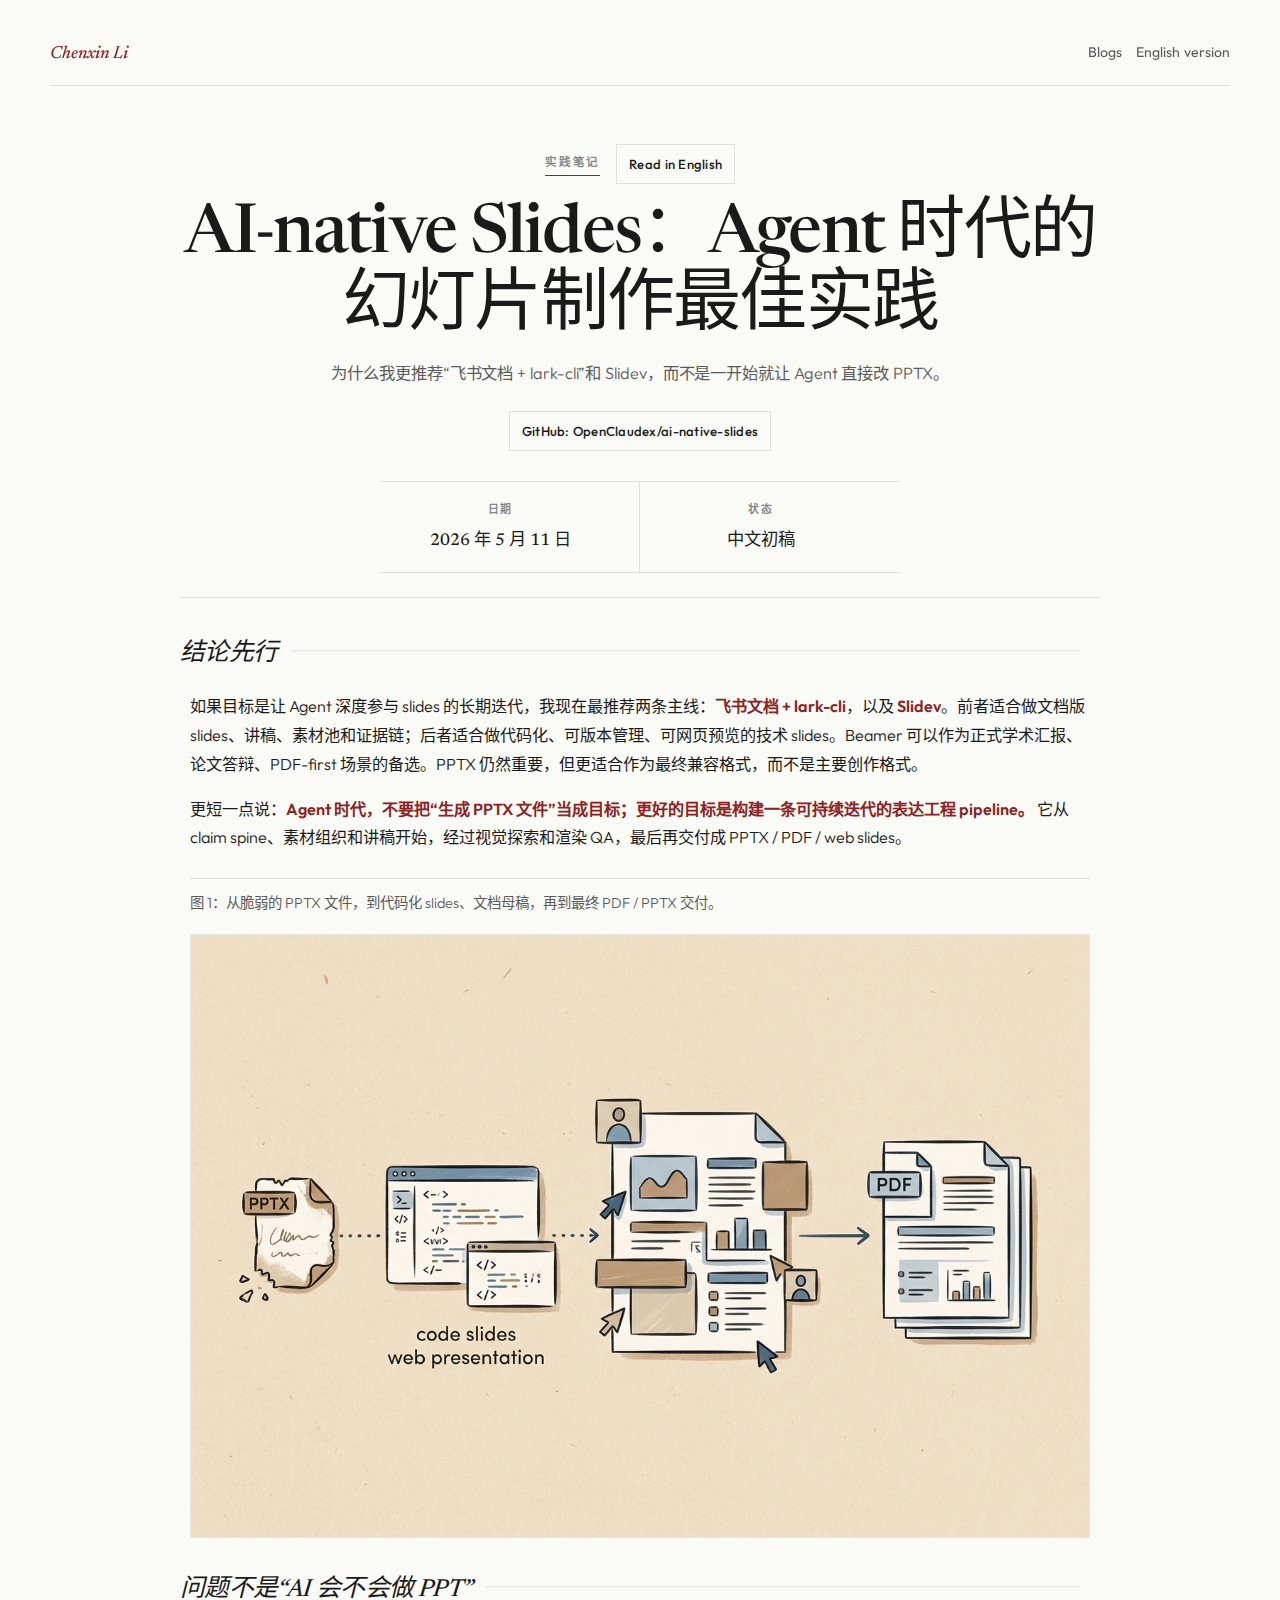
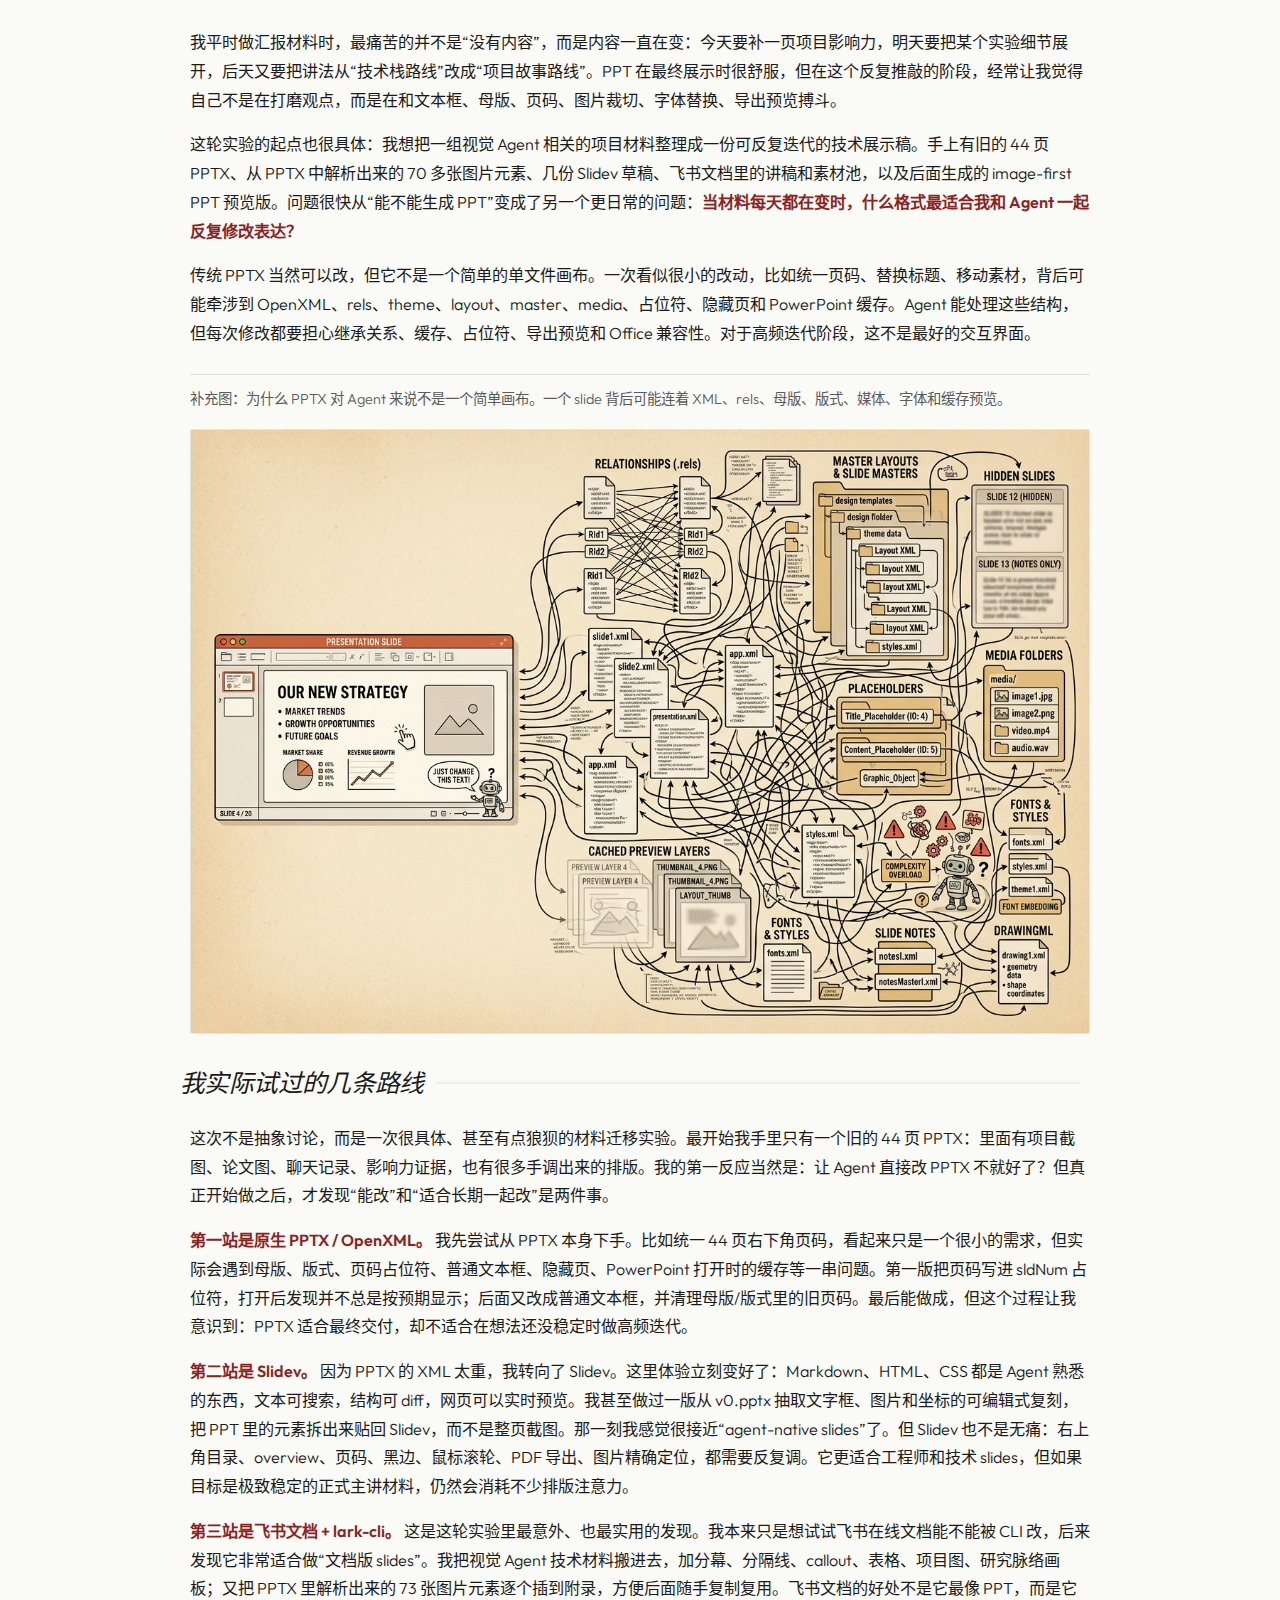
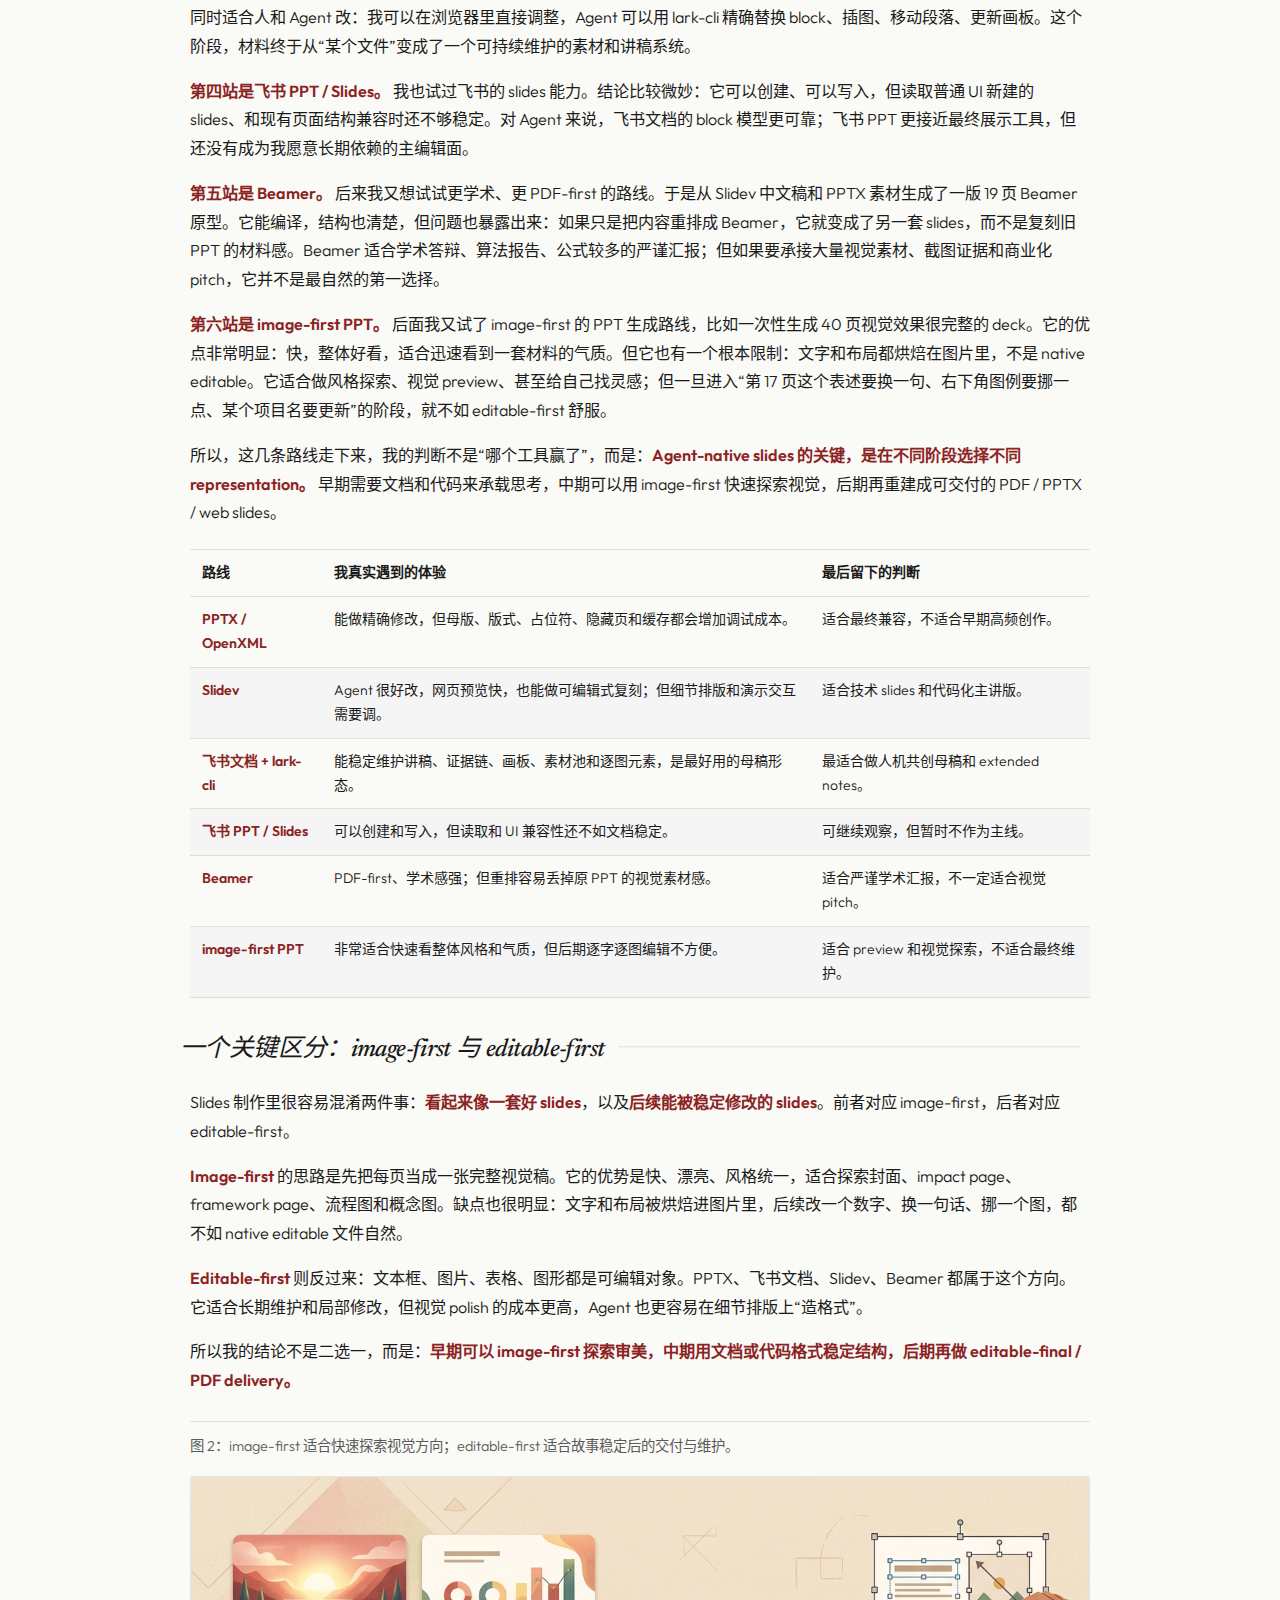
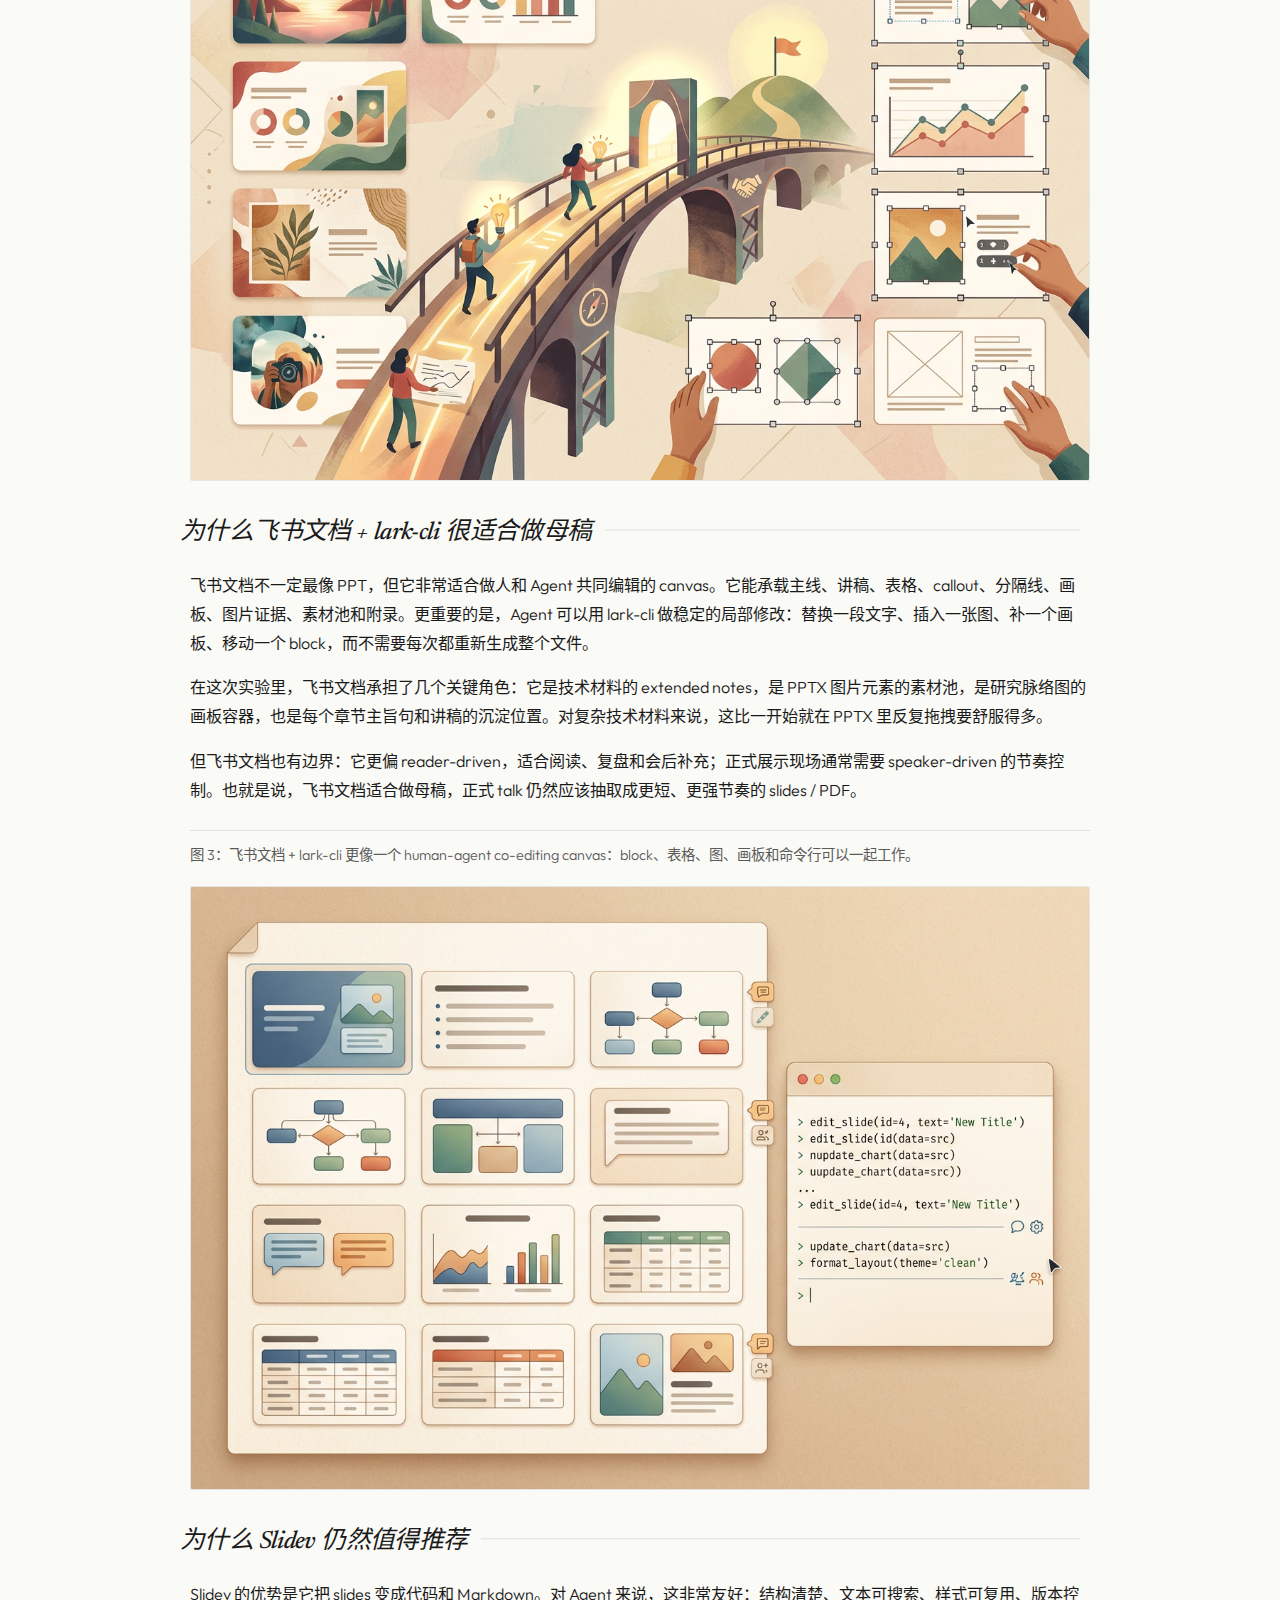
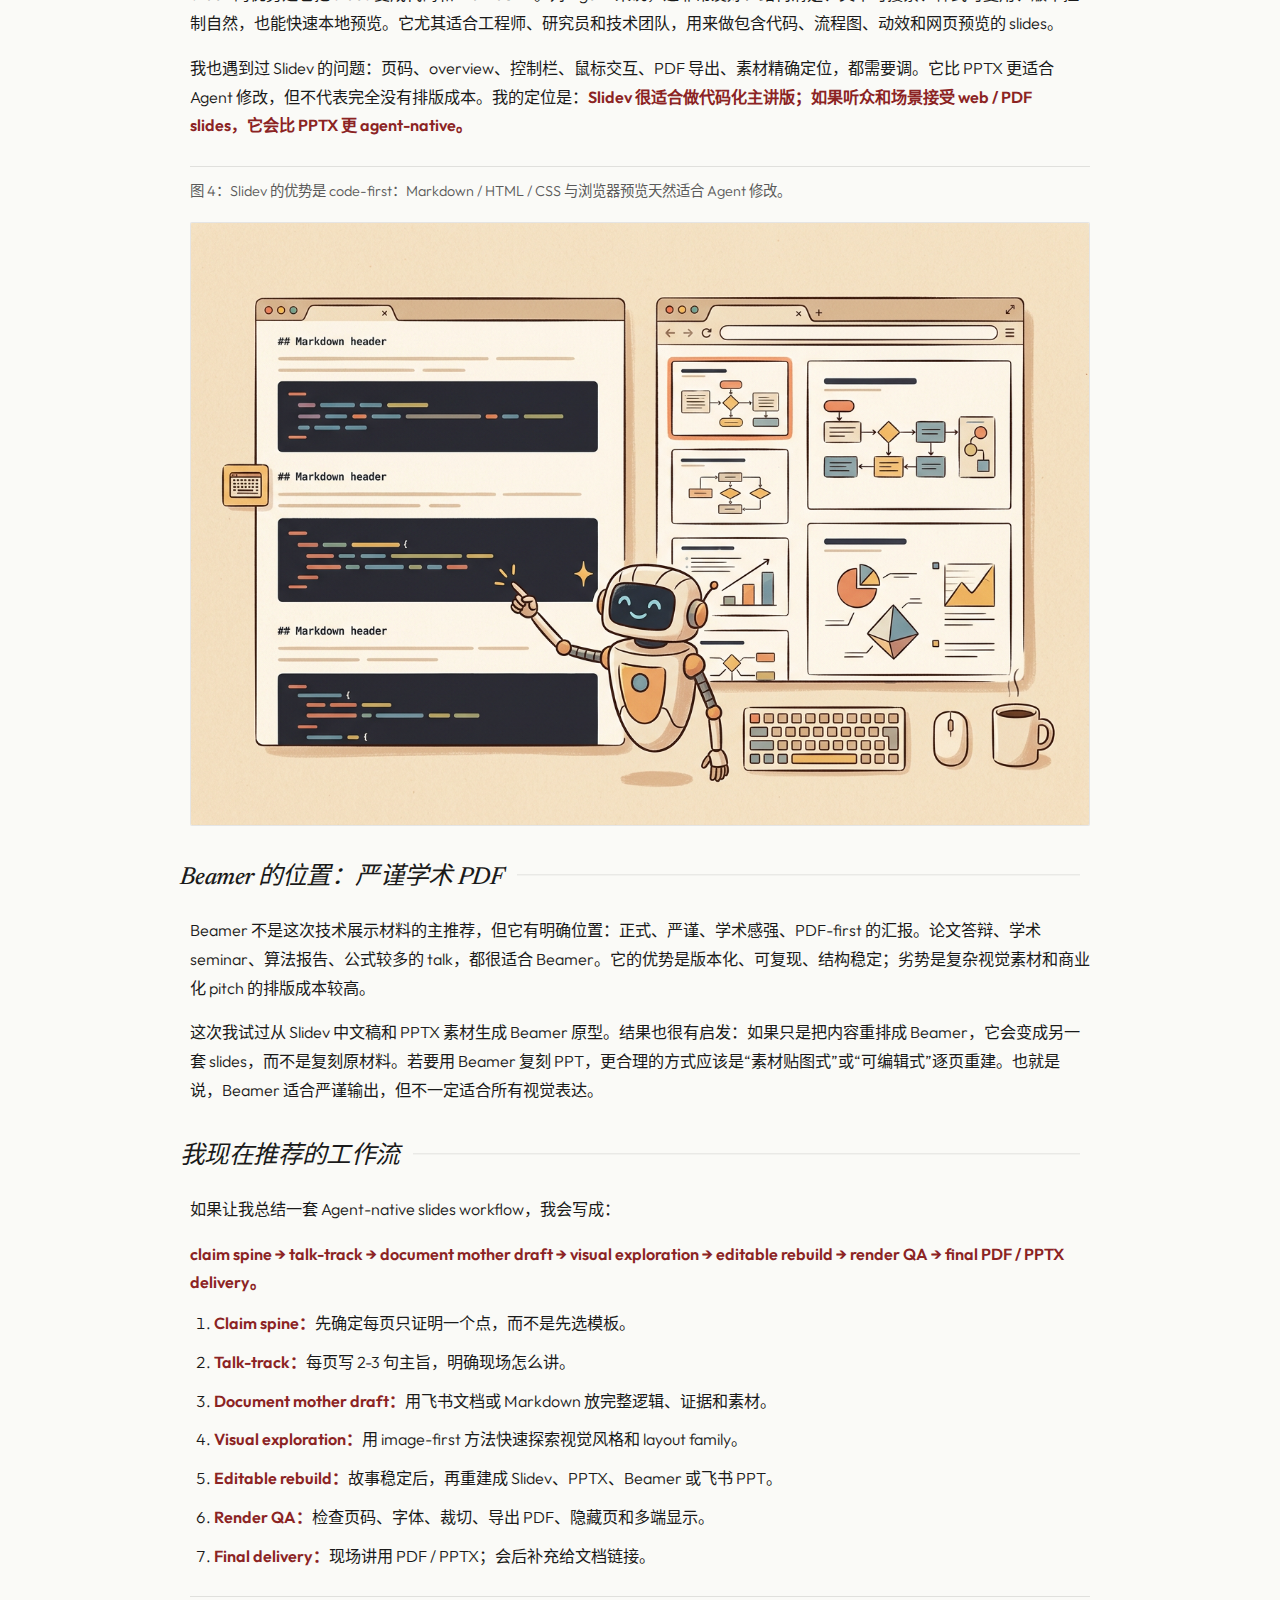
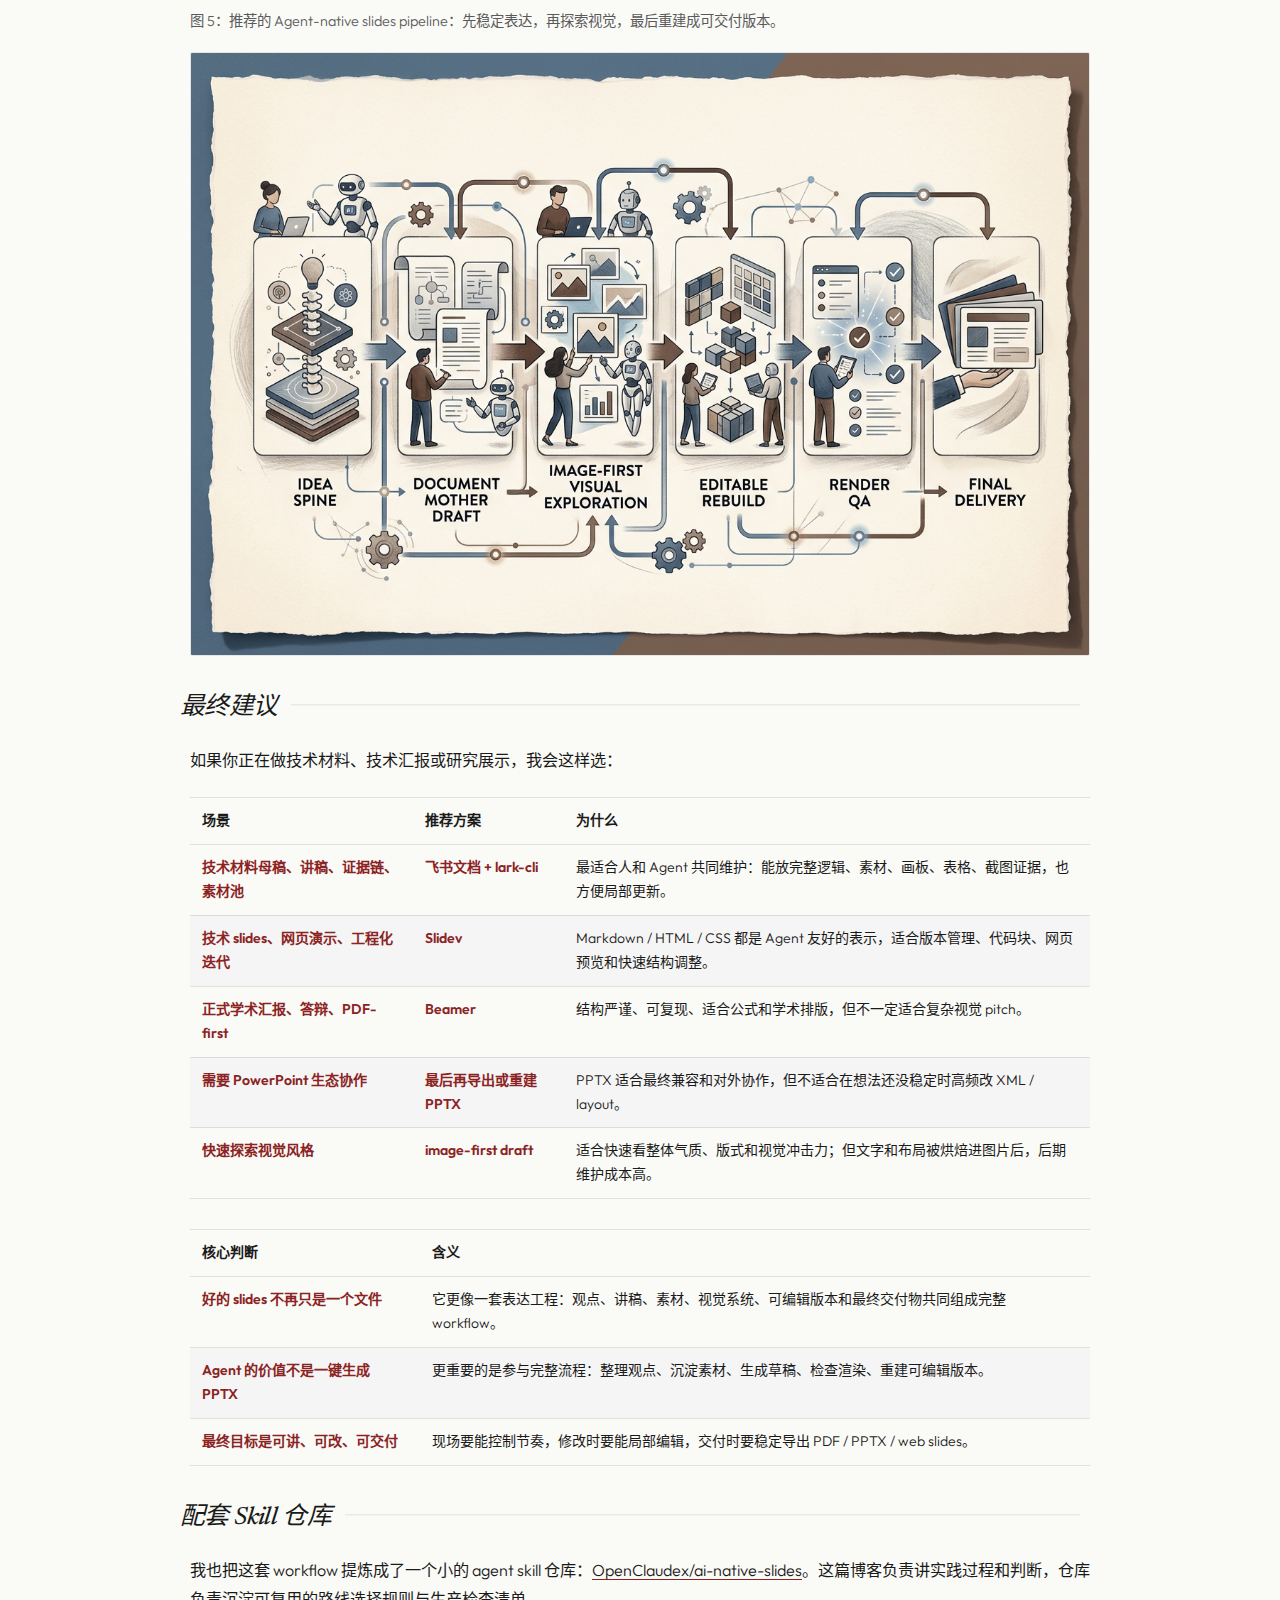
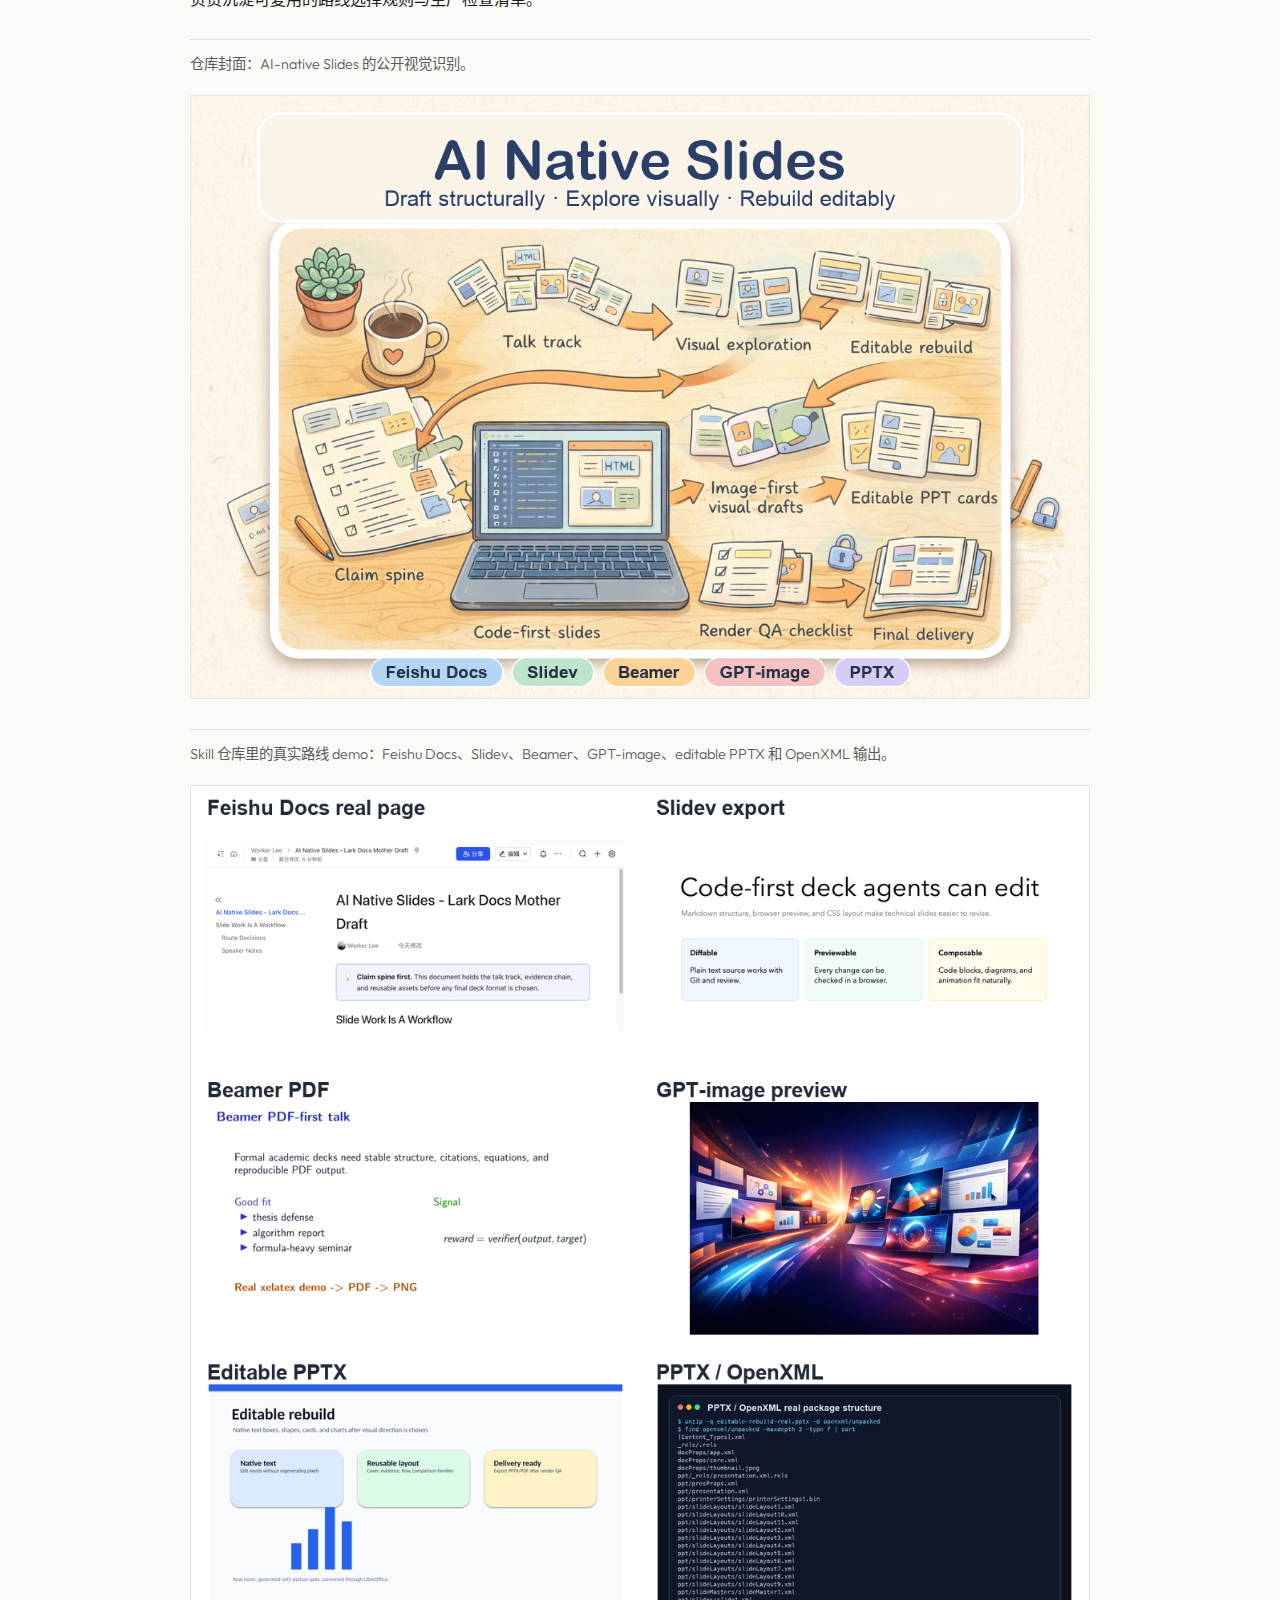
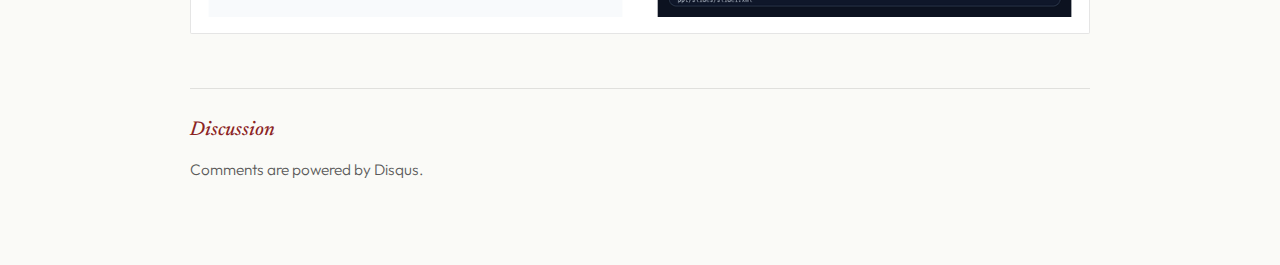
<file: blogs/agent-native-slide-workflows/zh/index.html>
<!DOCTYPE html>
<html lang="zh-CN">
<head>
  <meta charset="UTF-8">
  <meta name="viewport" content="width=device-width, initial-scale=1.0">
  <title>AI-native Slides：Agent 时代的幻灯片制作最佳实践 | Chenxin Li</title>
  <meta name="description" content="一次关于 PPTX、Slidev、飞书文档、Beamer 与 image-first / editable-first slide workflow 的实践笔记。">
  <link rel="canonical" href="https://chenxinli001.github.io/blogs/agent-native-slide-workflows/zh/">
  <link rel="alternate" hreflang="en" href="https://chenxinli001.github.io/blogs/agent-native-slide-workflows/">
  <link rel="alternate" hreflang="zh-CN" href="https://chenxinli001.github.io/blogs/agent-native-slide-workflows/zh/">
  <meta name="author" content="Chenxin Li">
  <meta property="og:type" content="article">
  <meta property="og:title" content="AI-native Slides：Agent 时代的幻灯片制作最佳实践">
  <meta property="og:description" content="Agent 时代更好的 Slides 制作方式，不是让模型一步生成 PPT，而是把表达拆成可迭代、可渲染、可交付的工作流。">
  <meta property="og:url" content="https://chenxinli001.github.io/blogs/agent-native-slide-workflows/zh/">
  <link rel="stylesheet" href="../../blogs.css?v=20260512-phoneclaw">
</head>
<body>
  <main class="page-shell article-page">
    <nav class="site-topbar" aria-label="Primary navigation">
      <a class="brand-link" href="../../../">Chenxin Li</a>
      <div class="topbar-links"><a href="../../">Blogs</a><a href="../">English version</a></div>
    </nav>

    <article class="article-shell">
      <header class="article-hero">
        <div class="eyebrow-row">
          <span class="eyebrow">实践笔记</span>
          <a class="language-pill" href="../">Read in English</a>
        </div>
        <h1>AI-native Slides：Agent 时代的幻灯片制作最佳实践</h1>
        <p class="article-subtitle">为什么我更推荐“飞书文档 + lark-cli”和 Slidev，而不是一开始就让 Agent 直接改 PPTX。</p>
        <div class="panel-actions hero-actions">
          <a href="https://github.com/OpenClaudex/ai-native-slides" target="_blank" rel="noopener">GitHub: OpenClaudex/ai-native-slides</a>
        </div>
        <div class="meta-grid compact-meta" aria-label="Article metadata">
          <div><span>日期</span><strong>2026 年 5 月 11 日</strong></div>
          <div><span>状态</span><strong>中文初稿</strong></div>
        </div>
      </header>

      <section class="article-section">
        <h2>结论先行</h2>
        <p>如果目标是让 Agent 深度参与 slides 的长期迭代，我现在最推荐两条主线：<strong>飞书文档 + lark-cli</strong>，以及 <strong>Slidev</strong>。前者适合做文档版 slides、讲稿、素材池和证据链；后者适合做代码化、可版本管理、可网页预览的技术 slides。Beamer 可以作为正式学术汇报、论文答辩、PDF-first 场景的备选。PPTX 仍然重要，但更适合作为最终兼容格式，而不是主要创作格式。</p>
        <p>更短一点说：<strong>Agent 时代，不要把“生成 PPTX 文件”当成目标；更好的目标是构建一条可持续迭代的表达工程 pipeline。</strong> 它从 claim spine、素材组织和讲稿开始，经过视觉探索和渲染 QA，最后再交付成 PPTX / PDF / web slides。</p>
        <figure class="visual-figure generated-image-figure">
          <figcaption>图 1：从脆弱的 PPTX 文件，到代码化 slides、文档母稿，再到最终 PDF / PPTX 交付。</figcaption>
          <img src="../assets/journey.png" alt="Agent-native slides journey from PPTX to code slides, document draft, and final PDF delivery">
        </figure>
      </section>

      <section class="article-section">
        <h2>问题不是“AI 会不会做 PPT”</h2>
        <p>我平时做汇报材料时，最痛苦的并不是“没有内容”，而是内容一直在变：今天要补一页项目影响力，明天要把某个实验细节展开，后天又要把讲法从“技术栈路线”改成“项目故事路线”。PPT 在最终展示时很舒服，但在这个反复推敲的阶段，经常让我觉得自己不是在打磨观点，而是在和文本框、母版、页码、图片裁切、字体替换、导出预览搏斗。</p>
        <p>这轮实验的起点也很具体：我想把一组视觉 Agent 相关的项目材料整理成一份可反复迭代的技术展示稿。手上有旧的 44 页 PPTX、从 PPTX 中解析出来的 70 多张图片元素、几份 Slidev 草稿、飞书文档里的讲稿和素材池，以及后面生成的 image-first PPT 预览版。问题很快从“能不能生成 PPT”变成了另一个更日常的问题：<strong>当材料每天都在变时，什么格式最适合我和 Agent 一起反复修改表达？</strong></p>
        <p>传统 PPTX 当然可以改，但它不是一个简单的单文件画布。一次看似很小的改动，比如统一页码、替换标题、移动素材，背后可能牵涉到 OpenXML、rels、theme、layout、master、media、占位符、隐藏页和 PowerPoint 缓存。Agent 能处理这些结构，但每次修改都要担心继承关系、缓存、占位符、导出预览和 Office 兼容性。对于高频迭代阶段，这不是最好的交互界面。</p>
        <figure class="visual-figure generated-image-figure">
          <figcaption>补充图：为什么 PPTX 对 Agent 来说不是一个简单画布。一个 slide 背后可能连着 XML、rels、母版、版式、媒体、字体和缓存预览。</figcaption>
          <img src="../assets/pptx-hard-to-edit.png" alt="PPTX editing complexity with XML relationships, master layouts, media folders, placeholders, and cached preview layers">
        </figure>
      </section>

      <section class="article-section">
        <h2>我实际试过的几条路线</h2>
        <p>这次不是抽象讨论，而是一次很具体、甚至有点狼狈的材料迁移实验。最开始我手里只有一个旧的 44 页 PPTX：里面有项目截图、论文图、聊天记录、影响力证据，也有很多手调出来的排版。我的第一反应当然是：让 Agent 直接改 PPTX 不就好了？但真正开始做之后，才发现“能改”和“适合长期一起改”是两件事。</p>
        <p><strong>第一站是原生 PPTX / OpenXML。</strong> 我先尝试从 PPTX 本身下手。比如统一 44 页右下角页码，看起来只是一个很小的需求，但实际会遇到母版、版式、页码占位符、普通文本框、隐藏页、PowerPoint 打开时的缓存等一串问题。第一版把页码写进 sldNum 占位符，打开后发现并不总是按预期显示；后面又改成普通文本框，并清理母版/版式里的旧页码。最后能做成，但这个过程让我意识到：PPTX 适合最终交付，却不适合在想法还没稳定时做高频迭代。</p>
        <p><strong>第二站是 Slidev。</strong> 因为 PPTX 的 XML 太重，我转向了 Slidev。这里体验立刻变好了：Markdown、HTML、CSS 都是 Agent 熟悉的东西，文本可搜索，结构可 diff，网页可以实时预览。我甚至做过一版从 v0.pptx 抽取文字框、图片和坐标的可编辑式复刻，把 PPT 里的元素拆出来贴回 Slidev，而不是整页截图。那一刻我感觉很接近“agent-native slides”了。但 Slidev 也不是无痛：右上角目录、overview、页码、黑边、鼠标滚轮、PDF 导出、图片精确定位，都需要反复调。它更适合工程师和技术 slides，但如果目标是极致稳定的正式主讲材料，仍然会消耗不少排版注意力。</p>
        <p><strong>第三站是飞书文档 + lark-cli。</strong> 这是这轮实验里最意外、也最实用的发现。我本来只是想试试飞书在线文档能不能被 CLI 改，后来发现它非常适合做“文档版 slides”。我把视觉 Agent 技术材料搬进去，加分幕、分隔线、callout、表格、项目图、研究脉络画板；又把 PPTX 里解析出来的 73 张图片元素逐个插到附录，方便后面随手复制复用。飞书文档的好处不是它最像 PPT，而是它同时适合人和 Agent 改：我可以在浏览器里直接调整，Agent 可以用 lark-cli 精确替换 block、插图、移动段落、更新画板。这个阶段，材料终于从“某个文件”变成了一个可持续维护的素材和讲稿系统。</p>
        <p><strong>第四站是飞书 PPT / Slides。</strong> 我也试过飞书的 slides 能力。结论比较微妙：它可以创建、可以写入，但读取普通 UI 新建的 slides、和现有页面结构兼容时还不够稳定。对 Agent 来说，飞书文档的 block 模型更可靠；飞书 PPT 更接近最终展示工具，但还没有成为我愿意长期依赖的主编辑面。</p>
        <p><strong>第五站是 Beamer。</strong> 后来我又想试试更学术、更 PDF-first 的路线。于是从 Slidev 中文稿和 PPTX 素材生成了一版 19 页 Beamer 原型。它能编译，结构也清楚，但问题也暴露出来：如果只是把内容重排成 Beamer，它就变成了另一套 slides，而不是复刻旧 PPT 的材料感。Beamer 适合学术答辩、算法报告、公式较多的严谨汇报；但如果要承接大量视觉素材、截图证据和商业化 pitch，它并不是最自然的第一选择。</p>
        <p><strong>第六站是 image-first PPT。</strong> 后面我又试了 image-first 的 PPT 生成路线，比如一次性生成 40 页视觉效果很完整的 deck。它的优点非常明显：快，整体好看，适合迅速看到一套材料的气质。但它也有一个根本限制：文字和布局都烘焙在图片里，不是 native editable。它适合做风格探索、视觉 preview、甚至给自己找灵感；但一旦进入“第 17 页这个表述要换一句、右下角图例要挪一点、某个项目名要更新”的阶段，就不如 editable-first 舒服。</p>
        <p>所以，这几条路线走下来，我的判断不是“哪个工具赢了”，而是：<strong>Agent-native slides 的关键，是在不同阶段选择不同 representation。</strong> 早期需要文档和代码来承载思考，中期可以用 image-first 快速探索视觉，后期再重建成可交付的 PDF / PPTX / web slides。</p>
        <table>
          <thead><tr><th>路线</th><th>我真实遇到的体验</th><th>最后留下的判断</th></tr></thead>
          <tbody>
            <tr><td><strong>PPTX / OpenXML</strong></td><td>能做精确修改，但母版、版式、占位符、隐藏页和缓存都会增加调试成本。</td><td>适合最终兼容，不适合早期高频创作。</td></tr>
            <tr><td><strong>Slidev</strong></td><td>Agent 很好改，网页预览快，也能做可编辑式复刻；但细节排版和演示交互需要调。</td><td>适合技术 slides 和代码化主讲版。</td></tr>
            <tr><td><strong>飞书文档 + lark-cli</strong></td><td>能稳定维护讲稿、证据链、画板、素材池和逐图元素，是最好用的母稿形态。</td><td>最适合做人机共创母稿和 extended notes。</td></tr>
            <tr><td><strong>飞书 PPT / Slides</strong></td><td>可以创建和写入，但读取和 UI 兼容性还不如文档稳定。</td><td>可继续观察，但暂时不作为主线。</td></tr>
            <tr><td><strong>Beamer</strong></td><td>PDF-first、学术感强；但重排容易丢掉原 PPT 的视觉素材感。</td><td>适合严谨学术汇报，不一定适合视觉 pitch。</td></tr>
            <tr><td><strong>image-first PPT</strong></td><td>非常适合快速看整体风格和气质，但后期逐字逐图编辑不方便。</td><td>适合 preview 和视觉探索，不适合最终维护。</td></tr>
          </tbody>
        </table>
      </section>

      <section class="article-section">
        <h2>一个关键区分：image-first 与 editable-first</h2>
        <p>Slides 制作里很容易混淆两件事：<strong>看起来像一套好 slides</strong>，以及<strong>后续能被稳定修改的 slides</strong>。前者对应 image-first，后者对应 editable-first。</p>
        <p><strong>Image-first</strong> 的思路是先把每页当成一张完整视觉稿。它的优势是快、漂亮、风格统一，适合探索封面、impact page、framework page、流程图和概念图。缺点也很明显：文字和布局被烘焙进图片里，后续改一个数字、换一句话、挪一个图，都不如 native editable 文件自然。</p>
        <p><strong>Editable-first</strong> 则反过来：文本框、图片、表格、图形都是可编辑对象。PPTX、飞书文档、Slidev、Beamer 都属于这个方向。它适合长期维护和局部修改，但视觉 polish 的成本更高，Agent 也更容易在细节排版上“造格式”。</p>
        <p>所以我的结论不是二选一，而是：<strong>早期可以 image-first 探索审美，中期用文档或代码格式稳定结构，后期再做 editable-final / PDF delivery。</strong></p>
        <figure class="visual-figure generated-image-figure">
          <figcaption>图 2：image-first 适合快速探索视觉方向；editable-first 适合故事稳定后的交付与维护。</figcaption>
          <img src="../assets/image-vs-editable.png" alt="Image-first and editable-first slide creation comparison">
        </figure>
      </section>

      <section class="article-section">
        <h2>为什么飞书文档 + lark-cli 很适合做母稿</h2>
        <p>飞书文档不一定最像 PPT，但它非常适合做人和 Agent 共同编辑的 canvas。它能承载主线、讲稿、表格、callout、分隔线、画板、图片证据、素材池和附录。更重要的是，Agent 可以用 lark-cli 做稳定的局部修改：替换一段文字、插入一张图、补一个画板、移动一个 block，而不需要每次都重新生成整个文件。</p>
        <p>在这次实验里，飞书文档承担了几个关键角色：它是技术材料的 extended notes，是 PPTX 图片元素的素材池，是研究脉络图的画板容器，也是每个章节主旨句和讲稿的沉淀位置。对复杂技术材料来说，这比一开始就在 PPTX 里反复拖拽要舒服得多。</p>
        <p>但飞书文档也有边界：它更偏 reader-driven，适合阅读、复盘和会后补充；正式展示现场通常需要 speaker-driven 的节奏控制。也就是说，飞书文档适合做母稿，正式 talk 仍然应该抽取成更短、更强节奏的 slides / PDF。</p>
        <figure class="visual-figure generated-image-figure">
          <figcaption>图 3：飞书文档 + lark-cli 更像一个 human-agent co-editing canvas：block、表格、图、画板和命令行可以一起工作。</figcaption>
          <img src="../assets/feishu-lark-cli.png" alt="Feishu document and lark-cli co-editing canvas illustration">
        </figure>
      </section>

      <section class="article-section">
        <h2>为什么 Slidev 仍然值得推荐</h2>
        <p>Slidev 的优势是它把 slides 变成代码和 Markdown。对 Agent 来说，这非常友好：结构清楚、文本可搜索、样式可复用、版本控制自然，也能快速本地预览。它尤其适合工程师、研究员和技术团队，用来做包含代码、流程图、动效和网页预览的 slides。</p>
        <p>我也遇到过 Slidev 的问题：页码、overview、控制栏、鼠标交互、PDF 导出、素材精确定位，都需要调。它比 PPTX 更适合 Agent 修改，但不代表完全没有排版成本。我的定位是：<strong>Slidev 很适合做代码化主讲版；如果听众和场景接受 web / PDF slides，它会比 PPTX 更 agent-native。</strong></p>
        <figure class="visual-figure generated-image-figure">
          <figcaption>图 4：Slidev 的优势是 code-first：Markdown / HTML / CSS 与浏览器预览天然适合 Agent 修改。</figcaption>
          <img src="../assets/slidev.png" alt="Slidev code-first web slides illustration">
        </figure>
      </section>

      <section class="article-section">
        <h2>Beamer 的位置：严谨学术 PDF</h2>
        <p>Beamer 不是这次技术展示材料的主推荐，但它有明确位置：正式、严谨、学术感强、PDF-first 的汇报。论文答辩、学术 seminar、算法报告、公式较多的 talk，都很适合 Beamer。它的优势是版本化、可复现、结构稳定；劣势是复杂视觉素材和商业化 pitch 的排版成本较高。</p>
        <p>这次我试过从 Slidev 中文稿和 PPTX 素材生成 Beamer 原型。结果也很有启发：如果只是把内容重排成 Beamer，它会变成另一套 slides，而不是复刻原材料。若要用 Beamer 复刻 PPT，更合理的方式应该是“素材贴图式”或“可编辑式”逐页重建。也就是说，Beamer 适合严谨输出，但不一定适合所有视觉表达。</p>
      </section>

      <section class="article-section">
        <h2>我现在推荐的工作流</h2>
        <p>如果让我总结一套 Agent-native slides workflow，我会写成：</p>
        <p><strong>claim spine → talk-track → document mother draft → visual exploration → editable rebuild → render QA → final PDF / PPTX delivery。</strong></p>
        <ol>
          <li><strong>Claim spine：</strong>先确定每页只证明一个点，而不是先选模板。</li>
          <li><strong>Talk-track：</strong>每页写 2-3 句主旨，明确现场怎么讲。</li>
          <li><strong>Document mother draft：</strong>用飞书文档或 Markdown 放完整逻辑、证据和素材。</li>
          <li><strong>Visual exploration：</strong>用 image-first 方法快速探索视觉风格和 layout family。</li>
          <li><strong>Editable rebuild：</strong>故事稳定后，再重建成 Slidev、PPTX、Beamer 或飞书 PPT。</li>
          <li><strong>Render QA：</strong>检查页码、字体、裁切、导出 PDF、隐藏页和多端显示。</li>
          <li><strong>Final delivery：</strong>现场讲用 PDF / PPTX；会后补充给文档链接。</li>
        </ol>
        <figure class="visual-figure generated-image-figure">
          <figcaption>图 5：推荐的 Agent-native slides pipeline：先稳定表达，再探索视觉，最后重建成可交付版本。</figcaption>
          <img src="../assets/workflow.png" alt="Recommended agent-native slide workflow pipeline">
        </figure>
      </section>

      <section class="article-section">
        <h2>最终建议</h2>
        <p>如果你正在做技术材料、技术汇报或研究展示，我会这样选：</p>
        <table>
          <thead><tr><th>场景</th><th>推荐方案</th><th>为什么</th></tr></thead>
          <tbody>
            <tr><td>技术材料母稿、讲稿、证据链、素材池</td><td><strong>飞书文档 + lark-cli</strong></td><td>最适合人和 Agent 共同维护：能放完整逻辑、素材、画板、表格、截图证据，也方便局部更新。</td></tr>
            <tr><td>技术 slides、网页演示、工程化迭代</td><td><strong>Slidev</strong></td><td>Markdown / HTML / CSS 都是 Agent 友好的表示，适合版本管理、代码块、网页预览和快速结构调整。</td></tr>
            <tr><td>正式学术汇报、答辩、PDF-first</td><td><strong>Beamer</strong></td><td>结构严谨、可复现、适合公式和学术排版，但不一定适合复杂视觉 pitch。</td></tr>
            <tr><td>需要 PowerPoint 生态协作</td><td><strong>最后再导出或重建 PPTX</strong></td><td>PPTX 适合最终兼容和对外协作，但不适合在想法还没稳定时高频改 XML / layout。</td></tr>
            <tr><td>快速探索视觉风格</td><td><strong>image-first draft</strong></td><td>适合快速看整体气质、版式和视觉冲击力；但文字和布局被烘焙进图片后，后期维护成本高。</td></tr>
          </tbody>
        </table>
        <table>
          <thead><tr><th>核心判断</th><th>含义</th></tr></thead>
          <tbody>
            <tr><td><strong>好的 slides 不再只是一个文件</strong></td><td>它更像一套表达工程：观点、讲稿、素材、视觉系统、可编辑版本和最终交付物共同组成完整 workflow。</td></tr>
            <tr><td><strong>Agent 的价值不是一键生成 PPTX</strong></td><td>更重要的是参与完整流程：整理观点、沉淀素材、生成草稿、检查渲染、重建可编辑版本。</td></tr>
            <tr><td><strong>最终目标是可讲、可改、可交付</strong></td><td>现场要能控制节奏，修改时要能局部编辑，交付时要稳定导出 PDF / PPTX / web slides。</td></tr>
          </tbody>
        </table>
      </section>

      <section class="article-section">
        <h2>配套 Skill 仓库</h2>
        <p>我也把这套 workflow 提炼成了一个小的 agent skill 仓库：<a href="https://github.com/OpenClaudex/ai-native-slides">OpenClaudex/ai-native-slides</a>。这篇博客负责讲实践过程和判断，仓库负责沉淀可复用的路线选择规则与生产检查清单。</p>
        <figure class="visual-figure generated-image-figure">
          <figcaption>仓库封面：AI-native Slides 的公开视觉识别。</figcaption>
          <img src="../assets/ai-native-slides-cover.png" alt="AI-native Slides 仓库封面图">
        </figure>
        <figure class="visual-figure generated-image-figure">
          <figcaption>Skill 仓库里的真实路线 demo：Feishu Docs、Slidev、Beamer、GPT-image、editable PPTX 和 OpenXML 输出。</figcaption>
          <img src="../assets/ai-native-slides-demo-gallery.png" alt="AI-native Slides 真实路线 demo gallery">
        </figure>
      </section>
    </article>

    <section class="discussion-shell" aria-label="Comments">
      <h2>Discussion</h2>
      <p class="discussion-note">Comments are powered by Disqus.</p>
      <div
        id="disqus_thread"
        data-page-title="AI-native Slides：Agent 时代的幻灯片制作最佳实践"
        data-page-identifier="blogs/agent-native-slide-workflows/zh"
        data-page-url="https://chenxinli001.github.io/blogs/agent-native-slide-workflows/zh/"
      ></div>
    </section>
  </main>
  <script src="../../disqus-config.js"></script>
  <script src="../../disqus-loader.js"></script>
</body>
</html>
</file>
<file: blogs/blogs.css>
@import url("https://fonts.googleapis.com/css2?family=Newsreader:ital,opsz,wght@0,6..72,300;0,6..72,400;0,6..72,500;0,6..72,600;0,6..72,700;1,6..72,400;1,6..72,600&family=Outfit:wght@300;400;500;600;700&display=swap");
@import url("https://fonts.loli.net/css2?family=Newsreader:ital,opsz,wght@0,6..72,300;0,6..72,400;0,6..72,600;1,6..72,400&family=Outfit:wght@300;400;500;600;700&display=swap");

:root {
  --page: #f7f3ea;
  --surface: #fffaf1;
  --ink: #191815;
  --muted: #6b6258;
  --faint: #9a9083;
  --line: #ded4c6;
  --line-strong: #c8bba9;
  --accent: #7a4f2b;
  --accent-strong: #4f351f;
  --accent-soft: #efe6d8;
}

* {
  box-sizing: border-box;
}

html {
  scroll-behavior: smooth;
}

body {
  margin: 0;
  background: var(--page);
  color: var(--ink);
  font-family: Inter, ui-sans-serif, system-ui, -apple-system, BlinkMacSystemFont, "Segoe UI", sans-serif;
  line-height: 1.7;
}

a {
  color: var(--accent-strong);
  text-decoration: underline;
  text-decoration-thickness: 1px;
  text-underline-offset: 0.18em;
}

a:hover {
  color: var(--accent);
}

.page-shell {
  width: min(1060px, calc(100% - 40px));
  margin: 0 auto;
  padding: 28px 0 76px;
}

.article-page {
  width: min(1120px, calc(100% - 40px));
}

.site-topbar,
.hero-nav,
.article-nav,
.back-row,
.topbar-links,
.eyebrow-row,
.panel-actions {
  display: flex;
  flex-wrap: wrap;
  align-items: center;
  gap: 14px;
}

.site-topbar {
  justify-content: space-between;
  padding: 16px 0 44px;
  font-size: 0.95rem;
}

.brand-link {
  color: var(--ink);
  font-weight: 650;
  text-decoration: none;
}

.topbar-links a,
.hero-nav a,
.article-nav a,
.back-row a,
.language-pill,
.panel-actions a {
  color: var(--accent-strong);
  text-decoration: none;
}

.topbar-links a:hover,
.hero-nav a:hover,
.article-nav a:hover,
.back-row a:hover,
.language-pill:hover,
.panel-actions a:hover {
  text-decoration: underline;
}

.hero,
.article-shell,
.discussion-shell {
  background: transparent;
  border: 0;
  box-shadow: none;
}

.hero {
  max-width: 760px;
  padding-top: 18px;
}

.hero-nav,
.article-nav {
  margin-bottom: 28px;
}

.hero-kicker,
.article-kicker,
.eyebrow,
.panel-label,
.blog-entry-label {
  color: var(--muted);
  font-size: 0.78rem;
  font-weight: 650;
  letter-spacing: 0.08em;
  text-transform: uppercase;
}

.hero h1,
.article-hero h1,
.article-header h1 {
  margin: 14px 0 14px;
  color: var(--ink);
  font-weight: 640;
  letter-spacing: -0.045em;
  line-height: 0.98;
}

.hero h1 {
  font-size: clamp(2.3rem, 6vw, 5rem);
}

.article-hero h1,
.article-header h1 {
  max-width: 820px;
  font-size: clamp(2.2rem, 5.2vw, 4.6rem);
}

.hero p,
.article-subtitle,
.meta-note,
.discussion-note,
.blog-desc,
.lead-copy,
.meta-grid span,
.link-panel p {
  color: var(--muted);
}

.hero-copy {
  max-width: 44rem;
  margin: 0;
  font-size: 1.05rem;
}

.blog-list {
  max-width: 860px;
  margin-top: 54px;
  border-top: 1px solid var(--line-strong);
}

.blog-entry {
  padding: 24px 0 28px;
  border-bottom: 1px solid var(--line);
}

.blog-entry h2 {
  margin: 8px 0 8px;
  font-size: clamp(1.6rem, 3vw, 2.4rem);
  line-height: 1.08;
  font-weight: 620;
  letter-spacing: -0.025em;
}

.blog-entry h2 a {
  color: var(--ink);
  text-decoration: none;
}

.blog-entry h2 a:hover {
  color: var(--accent-strong);
  text-decoration: underline;
}

.blog-entry p {
  margin: 7px 0 0;
}

.blog-zh {
  color: var(--muted);
}

.article-shell {
  max-width: 900px;
  margin: 0 auto;
}


.article-section > p,
.article-section > ul,
.article-section > ol,
.article-section > h2,
.article-section > h3,
.article-section > h4,
.article-section > .math-block,
.article-section > .citation-block {
  width: min(900px, 100%);
  margin-left: auto;
  margin-right: auto;
}

.article-hero,
.article-header {
  margin-bottom: 46px;
}

.eyebrow-row {
  justify-content: space-between;
  gap: 16px;
}

.language-pill {
  border: 1px solid var(--line-strong);
  border-radius: 999px;
  padding: 7px 12px;
  background: rgba(255, 250, 241, 0.72);
  font-size: 0.9rem;
}

.article-subtitle {
  max-width: 720px;
  margin: 0;
  font-size: clamp(1.18rem, 2.2vw, 1.55rem);
  line-height: 1.45;
}

.meta-grid {
  display: grid;
  grid-template-columns: repeat(4, minmax(0, 1fr));
  gap: 0;
  margin-top: 34px;
  border-top: 1px solid var(--line-strong);
  border-bottom: 1px solid var(--line-strong);
}

.compact-meta {
  grid-template-columns: repeat(2, minmax(0, 1fr));
  max-width: 520px;
}

.meta-grid div {
  min-height: 92px;
  padding: 18px 18px 16px 0;
  border-right: 1px solid var(--line);
}

.meta-grid div:last-child {
  border-right: 0;
}

.meta-grid span,
.meta-grid strong {
  display: block;
}

.meta-grid span {
  margin-bottom: 8px;
  font-size: 0.78rem;
  text-transform: uppercase;
  letter-spacing: 0.08em;
}

.meta-grid strong {
  font-size: 0.98rem;
  font-weight: 620;
}

.article-section,
.feature-card,
.link-panel {
  margin-top: 38px;
}

.article-section h2,
.feature-card h2,
.link-panel h2 {
  margin: 0 0 14px;
  font-size: clamp(1.5rem, 2.8vw, 2.1rem);
  line-height: 1.12;
  font-weight: 630;
  letter-spacing: -0.025em;
}

.article-section p {
  max-width: 900px;
  margin: 0 auto;
  font-size: 1.05rem;
}

.article-section p + p {
  margin-top: 16px;
}

.lead-section {
  margin-top: 0;
}

.lead-copy {
  max-width: 840px;
  font-size: clamp(1.25rem, 2.4vw, 1.7rem);
  line-height: 1.42;
}

.feature-card,
.link-panel {
  padding: 28px;
  border: 1px solid var(--line-strong);
  border-radius: 22px;
  background: var(--surface);
}

.feature-card ul,
.article-section ul,
.article-section ol {
  margin: 12px 0 0;
  padding-left: 22px;
}

.feature-card li,
.article-section li {
  max-width: 900px;
  font-size: 1.03rem;
}

.feature-card li + li,
.article-section li + li {
  margin-top: 10px;
}

.link-panel {
  display: grid;
  grid-template-columns: 1.4fr 1fr;
  gap: 24px;
  align-items: end;
}

.link-panel p {
  margin: 0;
}

.panel-actions {
  justify-content: flex-start;
}

.panel-actions a {
  border: 1px solid var(--line-strong);
  border-radius: 999px;
  padding: 8px 12px;
  background: var(--page);
  font-size: 0.94rem;
}

.citation-block {
  white-space: pre-wrap;
  max-width: 900px;
  margin: 14px 0 0;
  padding: 16px 18px;
  border: 1px solid var(--line-strong);
  border-radius: 16px;
  background: var(--surface);
  color: var(--ink);
  font-family: "SFMono-Regular", Consolas, "Liberation Mono", monospace;
  font-size: 0.9rem;
  line-height: 1.55;
}

.discussion-shell {
  max-width: 900px;
  margin: 54px auto 0;
  padding-top: 24px;
  border-top: 1px solid var(--line-strong);
}

.discussion-shell h2 {
  margin: 0 0 10px;
  font-size: 1.2rem;
  font-weight: 630;
}

.discussion-note {
  margin: 0 0 18px;
  font-size: 0.96rem;
}

.discussion-fallback {
  padding: 14px 16px;
  border: 1px solid var(--line);
  border-radius: 14px;
  background: var(--surface);
  color: var(--muted);
  font-size: 0.95rem;
}

.back-row {
  margin-top: 40px;
}

.back-row a {
  font-weight: 620;
}

.zh-article {
  font-family: Inter, ui-sans-serif, system-ui, -apple-system, BlinkMacSystemFont, "PingFang SC", "Hiragino Sans GB", "Microsoft YaHei", sans-serif;
}

.zh-article .article-section p,
.zh-article .feature-card li {
  line-height: 1.9;
}

@media (max-width: 760px) {
  .page-shell,
  .article-page {
    width: min(100% - 24px, 760px);
    padding: 20px 0 48px;
  }

  .site-topbar,
  .eyebrow-row,
  .link-panel {
    display: block;
  }

  .topbar-links,
  .language-pill,
  .panel-actions {
    margin-top: 12px;
  }

  .article-hero h1,
  .article-header h1 {
    font-size: clamp(2.6rem, 16vw, 4.2rem);
  }

  .meta-grid {
    grid-template-columns: 1fr 1fr;
  }

  .meta-grid div:nth-child(2n) {
    border-right: 0;
  }

  .meta-grid div {
    min-height: 76px;
    padding: 14px 12px 14px 0;
  }

  .feature-card,
  .link-panel {
    padding: 20px;
    border-radius: 18px;
  }
}


.table-figure {
  max-width: 100%;
  margin: 22px 0;
}

.table-figure figcaption {
  margin-bottom: 10px;
  color: var(--muted);
  font-size: 0.95rem;
}

.table-scroll {
  overflow-x: auto;
  border: 1px solid var(--line-strong);
  border-radius: 14px;
  background: var(--surface);
}

.paper-table {
  width: 100%;
  border-collapse: collapse;
  min-width: 560px;
  font-size: 0.92rem;
}

.paper-table th,
.paper-table td {
  padding: 10px 12px;
  border-bottom: 1px solid var(--line);
  text-align: left;
  vertical-align: top;
}

.paper-table tr:last-child th,
.paper-table tr:last-child td {
  border-bottom: 0;
}

.article-section > table {
  width: min(900px, 100%) !important;
  margin: 24px auto 30px !important;
  border-collapse: collapse !important;
  border: 3px solid #000 !important;
  background: #fff !important;
  box-shadow: none !important;
  font-size: 0.96rem !important;
}

.article-section > table th,
.article-section > table td {
  padding: 13px 15px !important;
  border: 2px solid #000 !important;
  text-align: left !important;
  vertical-align: top !important;
  background: #fff !important;
  color: #000 !important;
}

.article-section > table thead th {
  background: #000 !important;
  color: #fff !important;
  font-weight: 800 !important;
}

.article-section > table tbody tr:nth-child(even) td {
  background: #f5f5f5 !important;
}

.article-section > table td:first-child {
  font-weight: 700 !important;
  color: #000 !important;
}

.math-block,
.latex-block {
  max-width: 100%;
  overflow-x: auto;
  margin: 18px 0;
  padding: 16px 18px;
  border: 1px solid var(--line-strong);
  border-radius: 14px;
  background: var(--surface);
}

.article-section h3 {
  margin: 24px 0 10px;
  font-size: 1.35rem;
  line-height: 1.2;
}

.article-section h4 {
  margin: 20px 0 8px;
  font-size: 1.05rem;
  line-height: 1.3;
  font-weight: 700;
}

.bib-list li + li {
  margin-top: 10px;
}


.visual-figure {
  max-width: 900px;
  margin: 26px 0 30px;
  padding: 18px;
  border: 1px solid var(--line-strong);
  border-radius: 22px;
  background: linear-gradient(180deg, rgba(255,250,241,0.96), rgba(239,230,216,0.58));
}

.visual-figure figcaption {
  margin-bottom: 12px;
  color: var(--muted);
  font-size: 0.95rem;
}

.visual-figure svg {
  width: 100%;
  height: auto;
  display: block;
}

.visual-figure text {
  fill: var(--ink);
  font-family: Inter, ui-sans-serif, system-ui, -apple-system, BlinkMacSystemFont, "Segoe UI", sans-serif;
  font-size: 16px;
  font-weight: 620;
}

.visual-figure .small {
  fill: var(--muted);
  font-size: 13px;
  font-weight: 500;
}

.visual-figure rect,
.visual-figure .box,
.visual-figure .node rect,
.visual-figure .stack rect {
  fill: var(--surface);
  stroke: var(--line-strong);
  stroke-width: 1.4;
}

.visual-figure .accent rect,
.visual-figure .box.accent {
  fill: #efe0cd;
  stroke: var(--accent);
}

.visual-figure .memory {
  fill: #eadcc9;
  stroke: var(--accent);
}

.visual-figure .flow-line,
.visual-figure .axis {
  fill: none;
  stroke: var(--accent-strong);
  stroke-width: 2;
}

.chart-figure .axis {
  stroke: var(--line-strong);
}

.chart-figure .bars rect {
  fill: #cdb99e;
}

.chart-figure .bars .accent-bar {
  fill: var(--accent);
}

.chart-figure .curve {
  fill: none;
  stroke-width: 3;
}

.chart-figure .accent-line {
  stroke: var(--accent);
}

.chart-figure .muted-line {
  stroke: #9a9083;
}

.chart-figure .second-line {
  stroke: #5f7564;
}

.chart-figure .third-line {
  stroke: #b07548;
}

.chart-figure .accent-text {
  fill: var(--accent);
}

.radar-grid {
  fill: none;
  stroke: var(--line-strong);
  stroke-width: 1;
}

.radar-kimi {
  fill: rgba(122,79,43,0.30);
  stroke: var(--accent);
  stroke-width: 3;
}

.radar-rwkv {
  fill: rgba(95,117,100,0.24);
  stroke: #5f7564;
  stroke-width: 2;
}

.radar-mamba {
  fill: rgba(154,144,131,0.22);
  stroke: #9a9083;
  stroke-width: 2;
}


.polished-chart {
  padding: 0;
  border: 0;
  background: transparent;
}

.polished-chart figcaption {
  margin: 0 0 12px;
  padding: 0 4px;
  font-weight: 560;
}

.polished-chart svg {
  border-radius: 24px;
  box-shadow: 0 18px 45px rgba(79, 53, 31, 0.10);
}

.chart-bg {
  fill: #fffaf1;
  stroke: #b9a48b;
  stroke-width: 1.2;
}

.chart-title {
  font-size: 23px !important;
  font-weight: 760 !important;
  fill: #191815 !important;
}

.chart-subtitle,
.axis-label,
.tick,
.x-label {
  fill: #5f564c !important;
  font-size: 13px !important;
  font-weight: 540 !important;
}

.grid-lines line {
  stroke: #e1d4c4;
  stroke-width: 1;
}

.axis.strong {
  stroke: #4f351f !important;
  stroke-width: 1.8 !important;
}

.value {
  fill: #191815 !important;
  font-size: 13px !important;
  font-weight: 720 !important;
}

.highlight-text {
  fill: #8a3f16 !important;
}

.robot-bar {
  fill: #7b8794 !important;
}

.web-bar {
  fill: #b97845 !important;
}

.robot-bar.highlight,
.web-bar.highlight {
  fill: #8a3f16 !important;
}

.web-embed-line,
.web-kimi-line,
.robot-kimi-line,
.robot-embed-line {
  fill: none;
  stroke-width: 3.2;
  stroke-linecap: round;
  stroke-linejoin: round;
}

.web-embed-line { stroke: #b97845; }
.web-kimi-line { stroke: #8a3f16; }
.robot-kimi-line { stroke: #405a6a; }
.robot-embed-line { stroke: #7b8794; stroke-dasharray: 7 6; }

.points circle {
  fill: #405a6a;
  stroke: #fffaf1;
  stroke-width: 2;
}

.radar-grid.outer {
  stroke: #9b8064;
  stroke-width: 1.4;
}

.radar-label {
  fill: #33251b !important;
  font-size: 13px !important;
  font-weight: 700 !important;
}

.radar-kimi {
  fill: rgba(138, 63, 22, 0.36) !important;
  stroke: #8a3f16 !important;
  stroke-width: 3.4 !important;
}

.radar-rwkv {
  fill: rgba(64, 90, 106, 0.24) !important;
  stroke: #405a6a !important;
  stroke-width: 2.4 !important;
}

.radar-mamba {
  fill: rgba(123, 135, 148, 0.20) !important;
  stroke: #7b8794 !important;
  stroke-width: 2.4 !important;
  stroke-dasharray: 6 5;
}

.kimi-dot {
  fill: #8a3f16;
  stroke: #fffaf1;
  stroke-width: 2;
}

.legend-kimi { fill: #8a3f16; }
.legend-rwkv { fill: #405a6a; }
.legend-mamba { fill: #7b8794; }

.score-cards rect {
  fill: #f4eadb;
  stroke: #d2bea5;
}

.metric-big {
  fill: #8a3f16 !important;
  font-size: 26px !important;
  font-weight: 800 !important;
}

.metric-big.muted {
  fill: #405a6a !important;
}


.visual-figure .legend-kimi,
.visual-figure .matrix-kimi {
  fill: #8a3f16 !important;
  stroke: none !important;
}

.visual-figure .legend-rwkv,
.visual-figure .matrix-rwkv {
  fill: #405a6a !important;
  stroke: none !important;
}

.visual-figure .legend-mamba,
.visual-figure .matrix-mamba {
  fill: #7b8794 !important;
  stroke: none !important;
}

.metric-label {
  fill: #33251b !important;
  font-size: 15px !important;
  font-weight: 760 !important;
}

.bar-matrix .value {
  font-size: 13px !important;
  font-weight: 760 !important;
}

.bar-matrix .value.muted {
  fill: #405a6a !important;
}


.generated-image-figure {
  max-width: 620px;
  margin: 20px auto 28px;
  padding: 10px;
  background: #fffaf1;
  border-color: #c7b59e;
  box-shadow: 0 12px 28px rgba(79, 53, 31, 0.08);
}

.generated-image-figure img {
  display: block;
  width: 100%;
  height: auto;
  border-radius: 14px;
  border: 1px solid rgba(79, 53, 31, 0.14);
  background: var(--surface);
}

/* PhoneClaw editorial template override. Shared by all blog pages. */
:root {
  --page: #fafaf7;
  --surface: #ffffff;
  --paper-2: #fbfbf8;
  --ink: #1a1a1a;
  --muted: #5a5a5a;
  --faint: #8a8a8a;
  --line: rgba(0, 0, 0, 0.10);
  --line-strong: rgba(0, 0, 0, 0.16);
  --accent: #8b2323;
  --accent-strong: #751d1d;
  --accent-soft: rgba(139, 35, 35, 0.05);
  --font-display: "Newsreader", "Source Serif Pro", Georgia, serif;
  --font-body: "Outfit", "Inter", "PingFang SC", "Microsoft YaHei", system-ui, sans-serif;
}

body {
  background: var(--page);
  color: var(--ink);
  font-family: var(--font-body);
  font-weight: 300;
  -webkit-font-smoothing: antialiased;
  -moz-osx-font-smoothing: grayscale;
}

a {
  color: inherit;
  text-decoration-color: var(--accent);
  text-decoration-thickness: 1px;
  text-underline-offset: 0.2em;
}

a:hover {
  color: var(--accent);
}

.page-shell,
.article-page {
  width: min(1180px, calc(100% - 48px));
  margin: 0 auto;
  padding: 26px 0 64px;
}

.site-topbar,
.hero-nav {
  position: sticky;
  top: 0;
  z-index: 20;
  justify-content: space-between;
  padding: 14px 0 15px;
  margin-bottom: 28px;
  background: rgba(250, 250, 247, 0.94);
  backdrop-filter: blur(12px);
  border-bottom: 1px solid var(--line);
}

.brand-link,
.hero-nav a:first-child {
  color: var(--accent);
  font-family: var(--font-display);
  font-size: 1.1rem;
  font-style: italic;
  font-weight: 500;
  text-decoration: none;
}

.topbar-links,
.hero-nav {
  color: var(--muted);
  font-size: 0.88rem;
  font-weight: 400;
  letter-spacing: 0.005em;
}

.topbar-links a,
.hero-nav a,
.article-nav a,
.back-row a,
.language-pill,
.panel-actions a {
  color: var(--muted);
  text-decoration: none;
  border-bottom: 2px solid transparent;
  padding-bottom: 2px;
}

.topbar-links a:hover,
.hero-nav a:hover,
.article-nav a:hover,
.back-row a:hover,
.language-pill:hover,
.panel-actions a:hover {
  color: var(--accent);
  border-color: var(--accent);
  text-decoration: none;
}

.hero,
.article-shell {
  max-width: 920px;
  margin: 0 auto;
  padding: 30px 0 0;
  text-align: center;
}

.article-shell {
  text-align: left;
}

.hero-kicker,
.article-kicker,
.eyebrow,
.panel-label,
.blog-entry-label {
  display: inline-flex;
  padding: 0 0 4px;
  border-bottom: 1px solid var(--accent);
  color: var(--faint);
  font-size: 0.72rem;
  font-weight: 600;
  letter-spacing: 0.16em;
  text-transform: uppercase;
  background: transparent;
}

.hero h1,
.article-hero h1,
.article-header h1,
.blog-entry h2,
.article-section h2,
.article-section h3,
.article-section h4,
.feature-card h2,
.link-panel h2 {
  color: var(--ink);
  font-family: var(--font-display);
  font-weight: 500;
  letter-spacing: -0.025em;
}

.hero h1,
.article-hero h1,
.article-header h1 {
  max-width: 980px;
  margin: 16px auto 14px;
  font-size: clamp(42px, 5.4vw, 68px);
  line-height: 1.06;
}

.hero-copy,
.article-subtitle,
.lead-copy {
  max-width: 980px;
  margin: 0 auto;
  color: var(--muted);
  font-size: 1.02rem;
  line-height: 1.88;
  letter-spacing: -0.005em;
}

.blog-list {
  max-width: 980px;
  margin: 54px auto 0;
  border-top: 1px solid var(--line);
  border-bottom: 1px solid var(--line);
}

.blog-entry {
  padding: 28px 0;
  border-bottom: 1px solid var(--line);
}

.blog-entry:last-child {
  border-bottom: 0;
}

.blog-entry h2 {
  margin: 12px 0 8px;
  font-size: clamp(1.75rem, 3vw, 2.7rem);
  line-height: 1.08;
}

.blog-entry h2 a {
  color: var(--ink);
  text-decoration: none;
}

.blog-desc {
  color: var(--muted);
  font-size: 0.98rem;
  line-height: 1.7;
}

.article-hero,
.article-header {
  margin-bottom: 42px;
  padding-bottom: 24px;
  border-bottom: 1px solid var(--line);
  text-align: center;
}

.eyebrow-row {
  justify-content: center;
  gap: 16px;
}

.language-pill,
.panel-actions a {
  border: 1px solid var(--line);
  border-radius: 0;
  padding: 8px 12px;
  background: transparent;
  color: var(--ink);
  font-size: 0.82rem;
  font-weight: 500;
  letter-spacing: 0.02em;
  transition: transform .12s, border-color .12s, background .12s;
}

.language-pill:hover,
.panel-actions a:hover {
  transform: translateY(-1px);
  background: var(--accent-soft);
}

.hero-actions {
  justify-content: center;
  margin-top: 22px;
}

.meta-grid {
  width: min(620px, 100%);
  margin: 30px auto 0;
  border-color: var(--line);
}

.meta-grid div {
  min-height: 84px;
  border-color: var(--line);
}

.meta-grid span {
  color: var(--faint);
  font-size: 0.68rem;
  font-weight: 600;
  letter-spacing: .14em;
}

.meta-grid strong {
  color: var(--ink);
  font-family: var(--font-display);
  font-size: 1.08rem;
  font-weight: 500;
}

.article-section,
.feature-card,
.link-panel {
  margin-top: 38px;
}

.article-section h2,
.feature-card h2,
.link-panel h2 {
  display: flex;
  align-items: baseline;
  gap: 0.55em;
  margin: 0 0 1.4rem;
  font-size: 1.55rem;
  font-style: italic;
  line-height: 1.2;
}

.article-section h2::after,
.feature-card h2::after,
.link-panel h2::after {
  content: "";
  flex: 1;
  height: 1px;
  background: var(--line);
  transform: translateY(-0.35em);
}

.article-section h3 {
  margin: 28px auto 10px;
  width: min(900px, 100%);
  color: var(--accent);
  font-size: 1.18rem;
}

.article-section h4 {
  margin: 22px auto 8px;
  width: min(900px, 100%);
  color: var(--ink);
  font-size: 1.05rem;
}

.article-section p,
.article-section li,
.feature-card li {
  color: var(--ink);
  font-size: 1.01rem;
  font-weight: 300;
  line-height: 1.78;
}

.article-section p + p {
  margin-top: 16px;
}

.article-section > ul,
.article-section > ol {
  width: min(900px, 100%);
  margin: 12px auto 0;
  padding-left: 24px;
}

.article-section strong,
.feature-card strong {
  color: var(--accent);
  font-weight: 600;
}

.feature-card,
.link-panel,
.citation-block,
.math-block,
.latex-block {
  border: 1px solid var(--line);
  border-radius: 2px;
  background: rgba(255, 255, 255, 0.36);
  box-shadow: none;
}

.feature-card,
.link-panel {
  padding: 22px;
}

.article-section > table,
.paper-table {
  width: min(900px, 100%) !important;
  margin: 22px auto 30px !important;
  border: 0 !important;
  border-top: 1px solid var(--line) !important;
  border-bottom: 1px solid var(--line) !important;
  border-collapse: collapse !important;
  background: transparent !important;
  box-shadow: none !important;
  font-size: 0.88rem !important;
}

.article-section > table th,
.article-section > table td,
.paper-table th,
.paper-table td {
  padding: 11px 12px !important;
  border: 0 !important;
  border-bottom: 1px solid var(--line) !important;
  text-align: left !important;
  vertical-align: top !important;
  background: transparent !important;
  color: var(--ink) !important;
}

.article-section > table thead th,
.paper-table thead th {
  border-top: 1px solid var(--line) !important;
  background: transparent !important;
  color: var(--ink) !important;
  font-weight: 600 !important;
}

.article-section > table tr:last-child td,
.paper-table tr:last-child td {
  border-bottom: 0 !important;
}

.article-section > table td:first-child,
.paper-table td:first-child {
  color: var(--accent) !important;
  font-weight: 600 !important;
}

.table-scroll {
  border: 0;
  border-radius: 0;
  background: transparent;
}

.visual-figure,
.generated-image-figure,
.table-figure {
  max-width: 900px;
  margin: 26px auto 30px;
  padding: 0;
  border: 0;
  border-top: 1px solid var(--line);
  border-radius: 0;
  background: transparent;
  box-shadow: none;
}

.visual-figure figcaption,
.table-figure figcaption {
  margin: 12px 0;
  color: var(--muted);
  font-size: 0.9rem;
}

.visual-figure img,
.generated-image-figure img {
  display: block;
  width: 100%;
  height: auto;
  margin-top: 18px;
  border: 1px solid var(--line);
  border-radius: 2px;
  background: white;
  box-shadow: none;
}

.discussion-shell {
  max-width: 900px;
  margin: 54px auto 0;
  padding-top: 24px;
  border-top: 1px solid var(--line);
}

.discussion-shell h2 {
  color: var(--accent);
  font-family: var(--font-display);
  font-size: 1.25rem;
  font-style: italic;
  font-weight: 500;
}

.discussion-fallback {
  border: 1px solid var(--line);
  border-radius: 2px;
  background: rgba(255, 255, 255, 0.36);
}

.back-row {
  max-width: 900px;
  margin: 40px auto 0;
  border-top: 1px solid var(--line);
  padding-top: 14px;
}

.zh-article {
  font-family: var(--font-body);
}

.zh-article .article-section p,
.zh-article .feature-card li {
  line-height: 1.9;
}

@media (max-width: 760px) {
  .page-shell,
  .article-page {
    width: min(100% - 24px, 760px);
    padding: 20px 0 48px;
  }

  .site-topbar,
  .hero-nav {
    position: static;
    align-items: flex-start;
    gap: 12px;
    flex-direction: column;
  }

  .hero h1,
  .article-hero h1,
  .article-header h1 {
    font-size: clamp(2.5rem, 13vw, 4.2rem);
  }

  .eyebrow-row,
  .link-panel {
    display: block;
  }

  .language-pill,
  .panel-actions {
    margin-top: 12px;
  }

  .meta-grid {
    grid-template-columns: 1fr;
  }

  .meta-grid div,
  .meta-grid div:nth-child(2n) {
    border-right: 0;
    border-bottom: 1px solid var(--line);
  }

  .meta-grid div:last-child {
    border-bottom: 0;
  }

  .article-section > table,
  .paper-table {
    font-size: 12px !important;
  }

  .article-section > table th,
  .article-section > table td,
  .paper-table th,
  .paper-table td {
    padding: 8px !important;
  }
}
</file>
